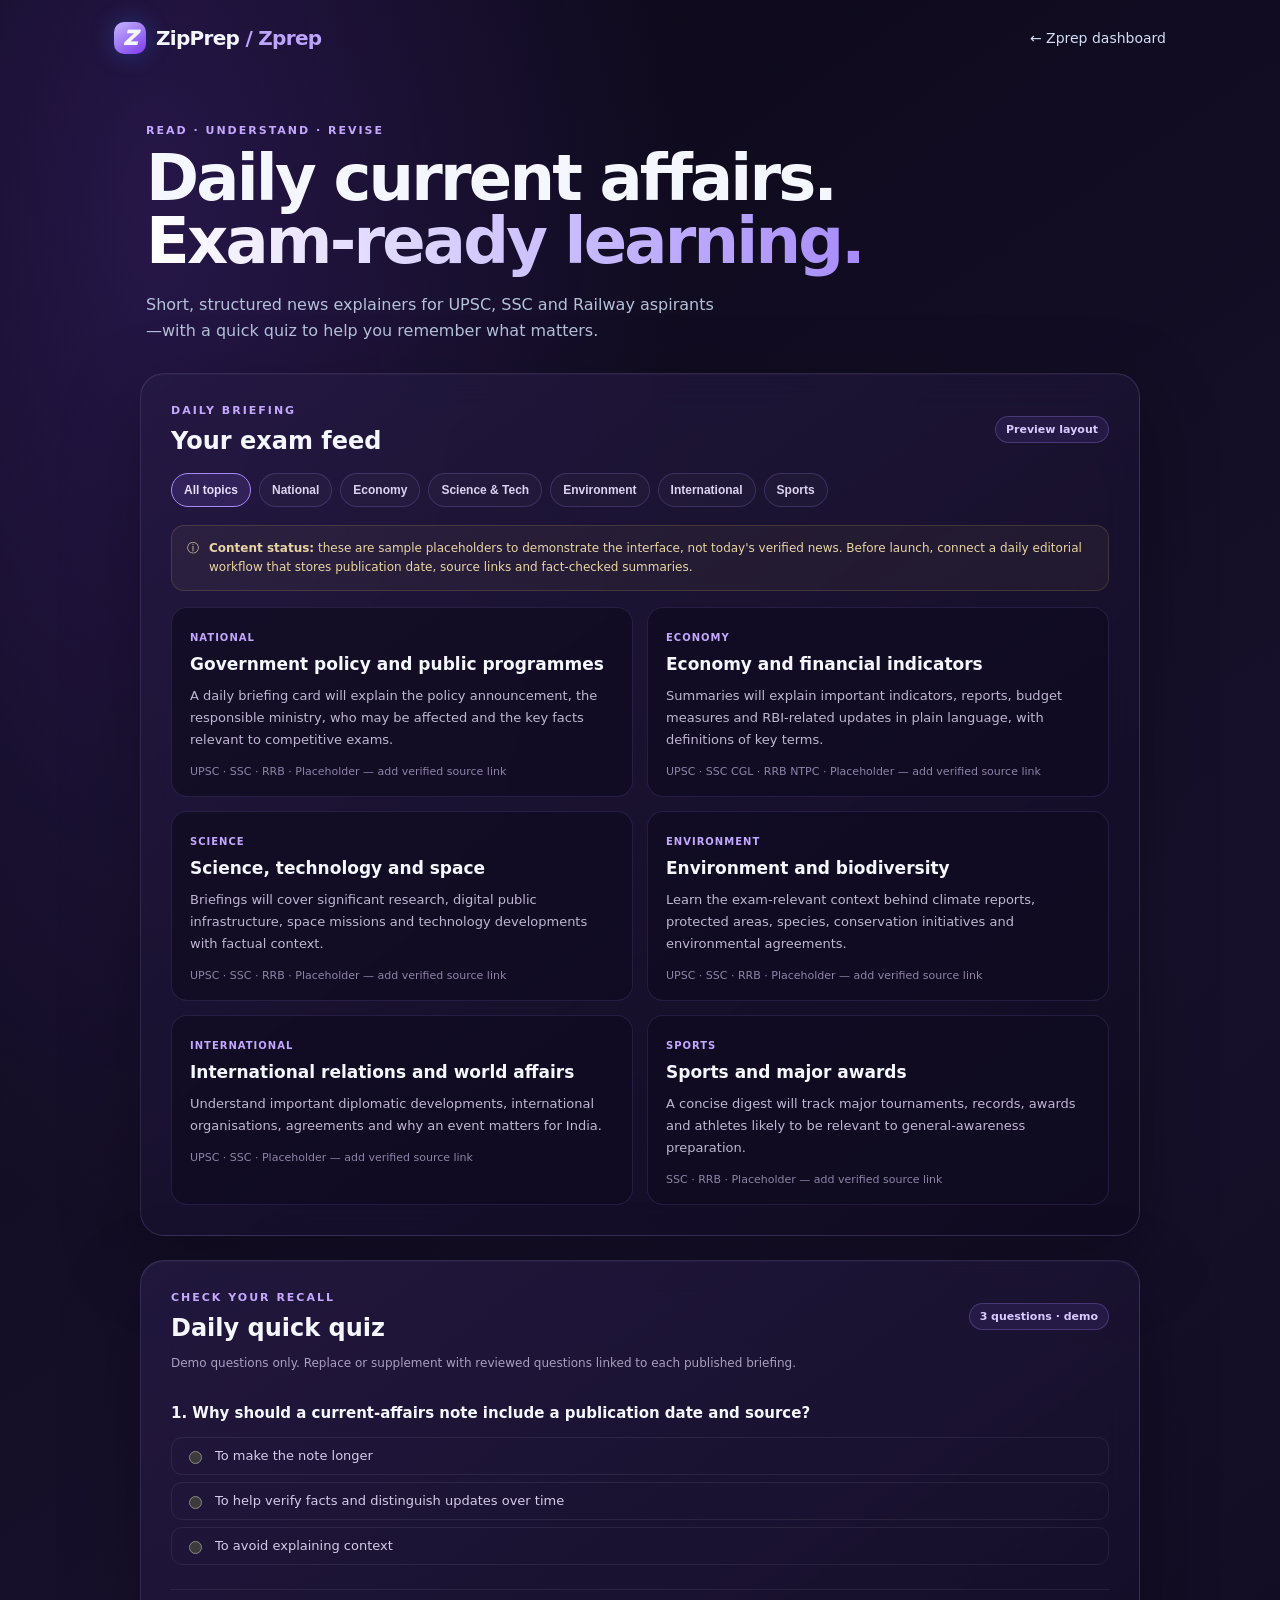
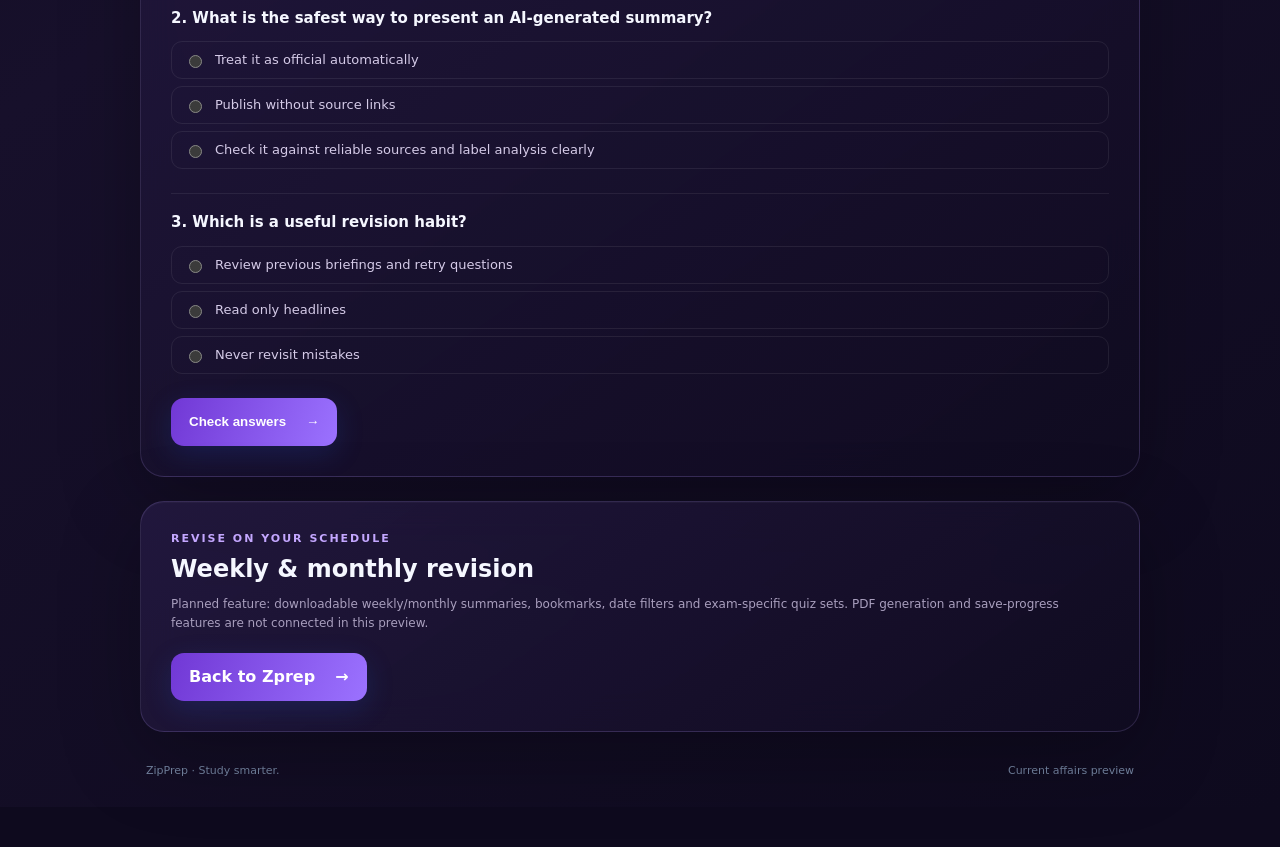
<file: current-affairs.html>
<!doctype html>
<html lang="en"><head><meta charset="utf-8"><meta name="viewport" content="width=device-width,initial-scale=1"><meta name="theme-color" content="#0E0A1E"><title>Daily Current Affairs | Zprep</title><link rel="stylesheet" href="mock-test.css"><style>
:root{--bg:#0e0a1e;--panel:rgba(28,20,54,.78);--line:rgba(190,165,255,.17);--blue:#8b5cf6;--blue2:#c4b5fd}body{background:radial-gradient(ellipse at 12% 8%,rgba(111,61,207,.25),transparent 33%),linear-gradient(145deg,#0b0817,#17102b 52%,#0e0a1e)}.brand-mark{background:linear-gradient(145deg,#c4b5fd,#7c3aed)}.eyebrow{color:#c4a7ff}.intro h1 span{background:linear-gradient(90deg,#fff,#c4b5fd 65%,#a78bfa);background-clip:text;-webkit-background-clip:text;color:transparent}.panel{background:linear-gradient(145deg,rgba(37,26,67,.8),rgba(16,11,32,.9));border-color:var(--line)}.primary-button{background:linear-gradient(110deg,#7138d5,#9b72ff)}.filters{display:flex;gap:8px;flex-wrap:wrap;margin:18px 0}.filters button{border:1px solid #a78bfa35;background:#ffffff06;color:#dcd3f0;border-radius:999px;padding:9px 12px;font-weight:700;font-size:12px;cursor:pointer}.filters button.active{background:#8b5cf626;border-color:#a78bfa;color:#e7ddff}.briefing-grid{display:grid;grid-template-columns:repeat(2,minmax(0,1fr));gap:14px}.brief-card{padding:18px;border-radius:16px;border:1px solid #a78bfa24;background:#100c20b8}.brief-card h3{font-size:17px;line-height:1.4;margin:8px 0}.brief-card p{color:#c0b6d3;font-size:13px;line-height:1.7;margin:0}.category{font-size:10px;font-weight:850;letter-spacing:1px;color:#c4a7ff}.meta{color:#8f83a8;font-size:11px;margin-top:14px}.status{display:flex;gap:10px;align-items:flex-start;padding:13px 15px;border-radius:13px;background:#ffd36a0c;border:1px solid #ffd36a25;color:#e8d5a4;font-size:12px;line-height:1.6}.quiz-q{border-top:1px solid #ffffff12;padding:17px 0}.quiz-q:first-child{border-top:0}.quiz-q h3{font-size:15px;line-height:1.5;margin:0 0 12px}.quiz-q label{display:flex;gap:10px;padding:10px 12px;margin:7px 0;border:1px solid #ffffff13;border-radius:11px;color:#d5cbe8;font-size:13px;cursor:pointer}.quiz-q label:has(input:checked){border-color:#a78bfa;background:#8b5cf618}.answer-note{color:#86efc0;font-size:12px;line-height:1.6;margin-top:10px}.muted{color:#a99fbe;font-size:12px;line-height:1.6}.row{display:flex;align-items:center;justify-content:space-between;gap:12px;flex-wrap:wrap}.pill{border:1px solid #a78bfa44;background:#8b5cf61c;border-radius:99px;padding:6px 10px;color:#d9caff;font-size:11px;font-weight:800}@media(max-width:640px){.briefing-grid{grid-template-columns:1fr}.intro h1{letter-spacing:-1.8px}}
</style></head><body><header class="site-header"><a class="brand" href="index.html"><span class="brand-mark">Z</span><span>ZipPrep <span style="color:#bda4ff">/ Zprep</span></span></a><a class="back-link" href="zprep.html">← Zprep dashboard</a></header>
<main class="app-shell"><section class="intro"><p class="eyebrow">READ · UNDERSTAND · REVISE</p><h1>Daily current affairs.<br><span>Exam-ready learning.</span></h1><p class="intro-copy">Short, structured news explainers for UPSC, SSC and Railway aspirants—with a quick quiz to help you remember what matters.</p></section>
<section class="panel"><div class="row"><div><p class="eyebrow">DAILY BRIEFING</p><h2 style="margin:0">Your exam feed</h2></div><span class="pill">Preview layout</span></div><div class="filters" id="filters"><button class="active" data-filter="All">All topics</button><button data-filter="National">National</button><button data-filter="Economy">Economy</button><button data-filter="Science">Science & Tech</button><button data-filter="Environment">Environment</button><button data-filter="International">International</button><button data-filter="Sports">Sports</button></div><div class="status"><span>ⓘ</span><span><strong>Content status:</strong> these are sample placeholders to demonstrate the interface, not today's verified news. Before launch, connect a daily editorial workflow that stores publication date, source links and fact-checked summaries.</span></div><div class="briefing-grid" id="briefing-grid" style="margin-top:16px"></div></section>
<section class="panel"><div class="row"><div><p class="eyebrow">CHECK YOUR RECALL</p><h2 style="margin:0">Daily quick quiz</h2></div><span class="pill">3 questions · demo</span></div><p class="muted">Demo questions only. Replace or supplement with reviewed questions linked to each published briefing.</p><form id="quiz-form"><div class="quiz-q"><h3>1. Why should a current-affairs note include a publication date and source?</h3><label><input type="radio" name="q1" value="a"> To make the note longer</label><label><input type="radio" name="q1" value="b"> To help verify facts and distinguish updates over time</label><label><input type="radio" name="q1" value="c"> To avoid explaining context</label><p class="answer-note" id="a1" hidden>Correct: a date and source make the information traceable and easier to verify.</p></div><div class="quiz-q"><h3>2. What is the safest way to present an AI-generated summary?</h3><label><input type="radio" name="q2" value="a"> Treat it as official automatically</label><label><input type="radio" name="q2" value="b"> Publish without source links</label><label><input type="radio" name="q2" value="c"> Check it against reliable sources and label analysis clearly</label><p class="answer-note" id="a2" hidden>Correct: verify the claims and clearly separate reported facts from analysis.</p></div><div class="quiz-q"><h3>3. Which is a useful revision habit?</h3><label><input type="radio" name="q3" value="a"> Review previous briefings and retry questions</label><label><input type="radio" name="q3" value="b"> Read only headlines</label><label><input type="radio" name="q3" value="c"> Never revisit mistakes</label><p class="answer-note" id="a3" hidden>Correct: spaced revision and retrying questions improve recall.</p></div><button class="primary-button" type="submit">Check answers <span>→</span></button><p id="quiz-score" class="answer-note" role="status" hidden></p></form></section>
<section class="panel"><p class="eyebrow">REVISE ON YOUR SCHEDULE</p><h2 style="margin:0 0 8px">Weekly & monthly revision</h2><p class="muted">Planned feature: downloadable weekly/monthly summaries, bookmarks, date filters and exam-specific quiz sets. PDF generation and save-progress features are not connected in this preview.</p><a class="primary-button" href="zprep.html" style="display:inline-block;text-decoration:none;margin-top:8px">Back to Zprep <span>→</span></a></section><footer><span>ZipPrep · Study smarter.</span><span>Current affairs preview</span></footer></main>
<script>
const stories=[{cat:'National',title:'Government policy and public programmes',summary:'A daily briefing card will explain the policy announcement, the responsible ministry, who may be affected and the key facts relevant to competitive exams.',exam:'UPSC · SSC · RRB',source:'Placeholder — add verified source link'},{cat:'Economy',title:'Economy and financial indicators',summary:'Summaries will explain important indicators, reports, budget measures and RBI-related updates in plain language, with definitions of key terms.',exam:'UPSC · SSC CGL · RRB NTPC',source:'Placeholder — add verified source link'},{cat:'Science',title:'Science, technology and space',summary:'Briefings will cover significant research, digital public infrastructure, space missions and technology developments with factual context.',exam:'UPSC · SSC · RRB',source:'Placeholder — add verified source link'},{cat:'Environment',title:'Environment and biodiversity',summary:'Learn the exam-relevant context behind climate reports, protected areas, species, conservation initiatives and environmental agreements.',exam:'UPSC · SSC · RRB',source:'Placeholder — add verified source link'},{cat:'International',title:'International relations and world affairs',summary:'Understand important diplomatic developments, international organisations, agreements and why an event matters for India.',exam:'UPSC · SSC',source:'Placeholder — add verified source link'},{cat:'Sports',title:'Sports and major awards',summary:'A concise digest will track major tournaments, records, awards and athletes likely to be relevant to general-awareness preparation.',exam:'SSC · RRB',source:'Placeholder — add verified source link'}];
const grid=document.getElementById('briefing-grid');function render(filter='All'){grid.replaceChildren();stories.filter(s=>filter==='All'||s.cat===filter).forEach(s=>{const card=document.createElement('article');card.className='brief-card';const cat=document.createElement('span');cat.className='category';cat.textContent=s.cat.toUpperCase();const h=document.createElement('h3');h.textContent=s.title;const p=document.createElement('p');p.textContent=s.summary;const meta=document.createElement('div');meta.className='meta';meta.textContent=s.exam+' · '+s.source;card.append(cat,h,p,meta);grid.append(card)})}render();document.querySelectorAll('#filters button').forEach(b=>b.addEventListener('click',()=>{document.querySelectorAll('#filters button').forEach(x=>x.classList.toggle('active',x===b));render(b.dataset.filter)}));document.getElementById('quiz-form').addEventListener('submit',e=>{e.preventDefault();const key={q1:'b',q2:'c',q3:'a'};let score=0;Object.entries(key).forEach(([q,a],i)=>{const chosen=document.querySelector(`input[name="${q}"]:checked`);if(chosen&&chosen.value===a)score++;document.getElementById('a'+(i+1)).hidden=false});const out=document.getElementById('quiz-score');out.hidden=false;out.textContent=`You scored ${score}/3. Review the explanations above.`});
</script></body></html>
</file>
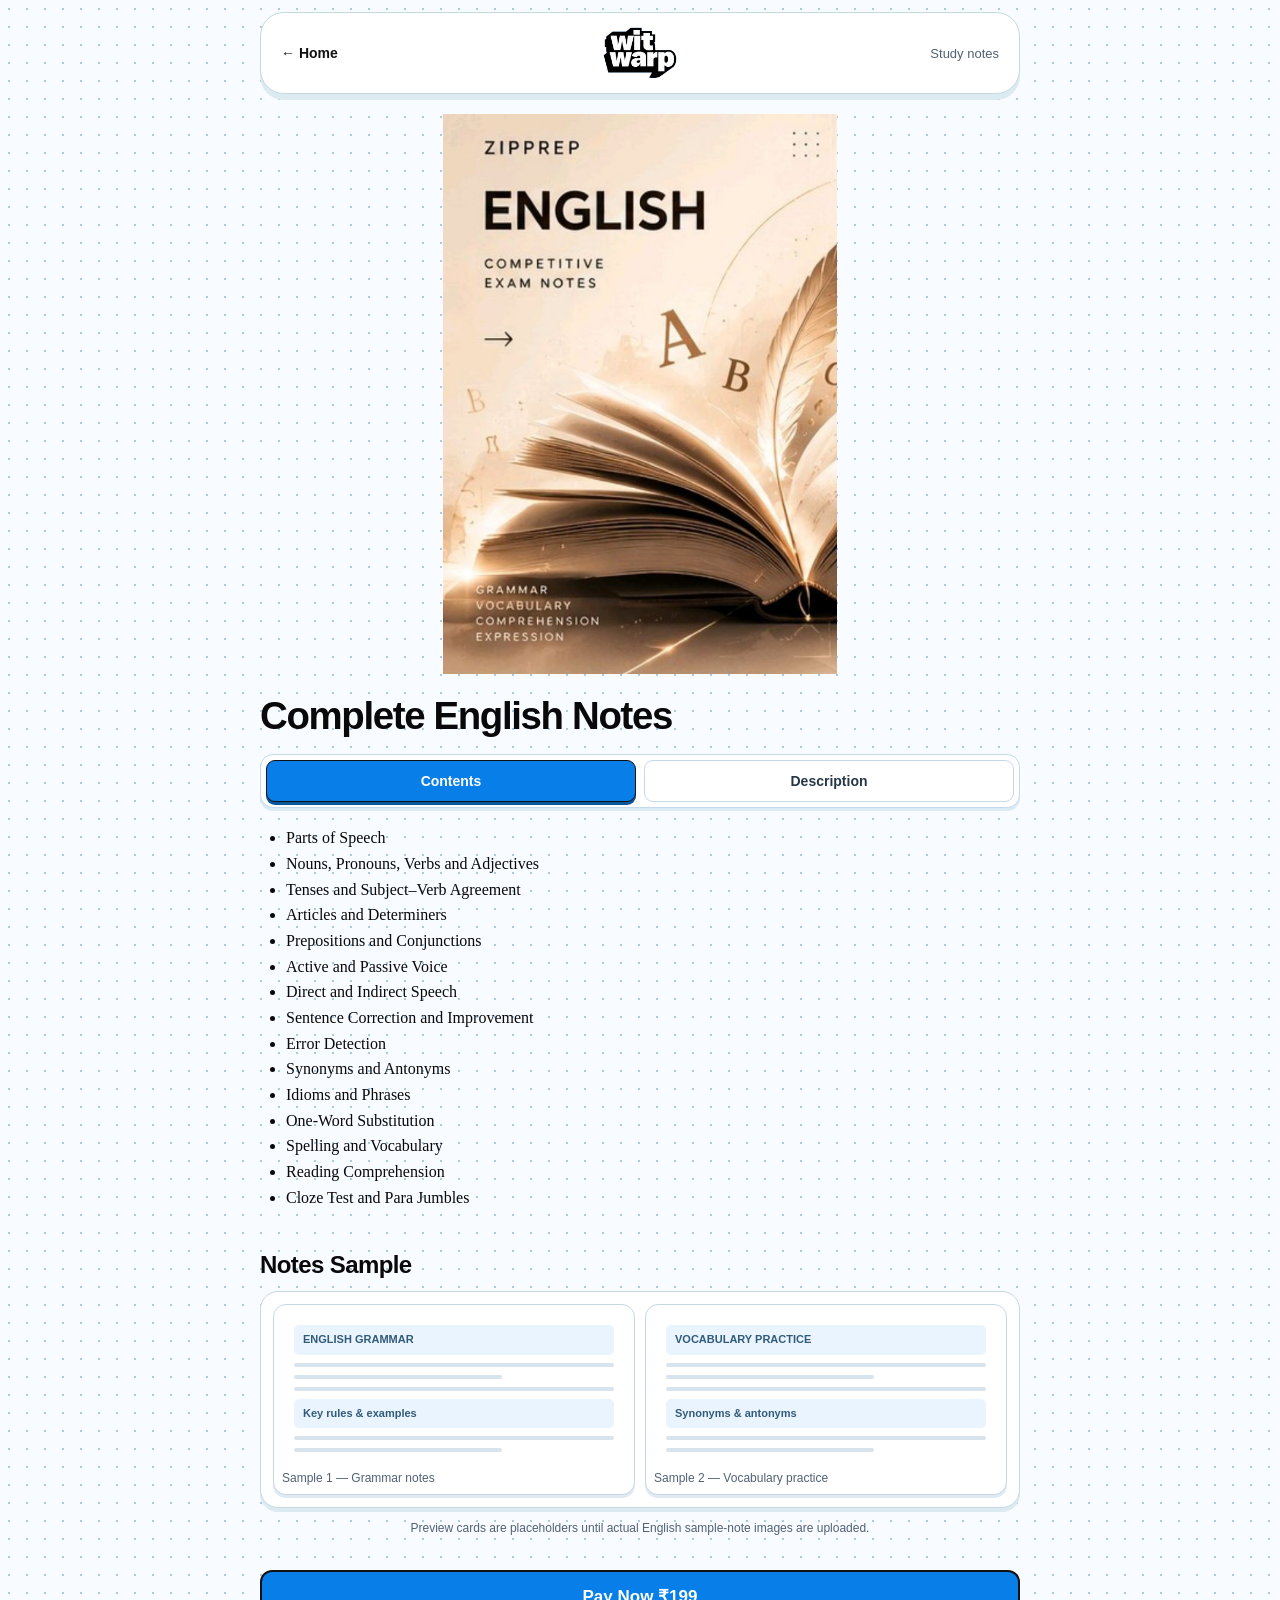
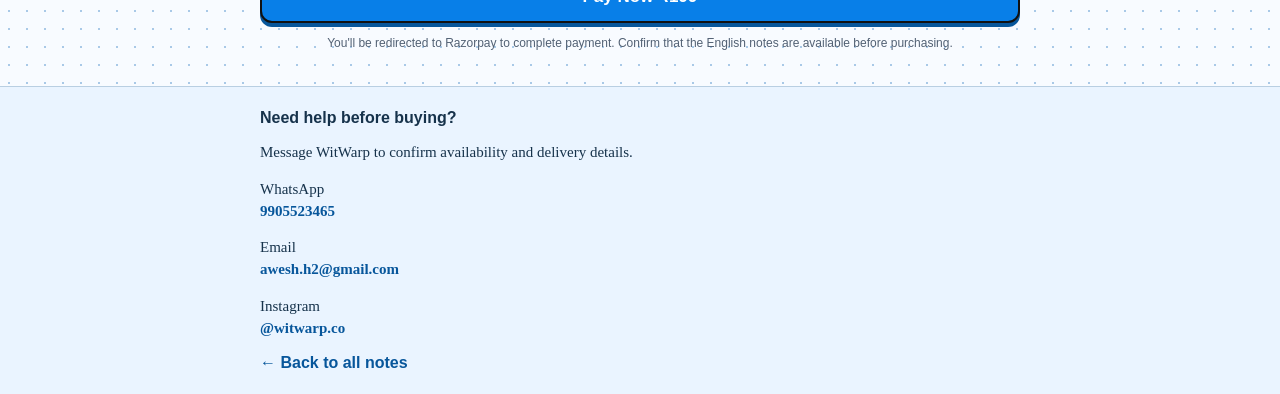
<file: english.html>
<!doctype html>
<html lang="en">
<head>
<meta charset="utf-8">
<meta name="viewport" content="width=device-width, initial-scale=1">
<meta name="description" content="WitWarp English study notes for competitive exams.">
<meta name="theme-color" content="#f8fbff">
<title>Complete English Notes | WitWarp</title>
<style>
:root{--blue:#087fe8;--blue-dark:#07569b;--navy:#111827;--paper:#f8fbff;--muted:#526174;--line:#b9cfe2;--ink:#16324b}
*{box-sizing:border-box}
html{scroll-behavior:smooth;scroll-padding-top:16px}
body{margin:0;color:#090909;font-family:Roboto,Arial,Helvetica,sans-serif;background-color:#f8fbff;background-image:radial-gradient(#a9c9e7 1px,transparent 1px);background-size:18px 18px}
.wrap{width:min(100% - 36px,760px);margin:auto}
.head{width:min(100% - 36px,760px);min-height:78px;margin:12px auto 20px;padding:12px 20px;display:grid;grid-template-columns:1fr auto 1fr;align-items:center;gap:10px;background:#fff;border:1.5px solid #c5d9e2;border-radius:24px;box-shadow:0 6px 0 #dceaf2}
.back{color:#111;text-decoration:none;font-weight:700;font-size:14px;white-space:nowrap}
.brand{display:flex;align-items:center;justify-content:center}.logo{display:block;width:76px;height:56px;object-fit:contain}
.crumb{justify-self:end;margin-left:0;font-size:13px;color:#526174}
.cover-image{display:block;width:min(100%,420px);height:auto;max-height:560px;object-fit:contain;object-position:center;margin:0 auto 22px;border-radius:12px}
.title{font-size:clamp(1.8rem,6vw,2.4rem);line-height:1.05;margin:0 0 18px;letter-spacing:-.035em}
.toggle-row{display:grid;grid-template-columns:1fr 1fr;gap:8px;margin-bottom:18px;padding:5px;background:#fff;border:1.5px solid #c5d9ea;border-radius:13px;box-shadow:0 3px 0 #dceaf5}
.toggle{min-width:0;border:1.5px solid #c5d9ea;border-radius:9px;background:#fff;color:#263747;padding:12px 8px;font-weight:800;font-size:14px;cursor:pointer}
.toggle[aria-expanded="true"]{background:var(--blue);color:#fff;border-color:#111;box-shadow:0 3px 0 #07569b}
.panel{padding:0 5px 16px;font:16px/1.48 Georgia,serif}
.panel[hidden]{display:none}
.panel ul{padding-left:21px;margin:0}
.panel li{margin:2px 0}
.panel p{margin:0 0 12px}
.sample{margin:24px 0 24px}
.sample h2{font-size:24px;margin:0 0 12px;letter-spacing:-.025em}
.sample-intro{font-size:13px;color:#526174;margin:0 0 10px}
.sample-shell{padding:12px;background:#fff;border:1.5px solid #c5d9e2;border-radius:18px;box-shadow:0 4px 0 #dceaf2}
.sample-grid{display:grid;grid-template-columns:repeat(2,minmax(0,1fr));gap:10px}
.sample-card{min-width:0;padding:8px;background:#fff;border:1.5px solid #c5d9e2;border-radius:13px;box-shadow:0 3px 0 #e0eaf2}
.sample-card img{display:block;width:100%;aspect-ratio:4/3;object-fit:cover;background:#fff;border:1.5px solid #b9cfe2;border-radius:9px}
.sample-caption{font-size:12px;line-height:1.35;color:#526174;margin:6px 0 0}
.sample-placeholder{min-height:130px;display:flex;flex-direction:column;gap:8px;align-items:stretch;justify-content:center;text-align:left;padding:12px;background:#fff;border:0;border-radius:7px;color:#526174;font-size:13px;line-height:1.4}
.sample-placeholder .placeholder-heading{display:block;padding:7px 9px;background:#eaf4ff;border-radius:5px;color:#315b7a;font-size:11px;font-weight:800}
.sample-placeholder .placeholder-lines{display:block;height:4px;border-radius:5px;background:#d7e3ed}
.sample-placeholder .placeholder-lines.short{width:65%}
.pay{display:flex;justify-content:center;padding:8px 0 34px}
.pay a{display:block;width:100%;background:var(--blue);color:#fff;text-decoration:none;text-align:center;font-weight:800;font-size:17px;padding:14px 16px;border:2px solid #111;border-radius:12px;box-shadow:0 4px 0 #07569b}
.note{font:12px/1.45 Arial,sans-serif;color:#526174;margin:12px 0 0;text-align:center}
.foot{background:#eaf4ff;color:#16324b;padding:22px 0;border-top:1.5px solid #b9cfe2}
.foot p{font:15px/1.45 Georgia,serif}
.foot a{color:#07569b;font-weight:700;text-decoration:none;overflow-wrap:anywhere}
@media(max-width:360px){.head{padding:10px 12px}.back,.crumb{font-size:12px}.logo{width:64px;height:48px}}\n@media(min-width:560px){.cover-image{width:min(100%,390px);max-height:560px}.sample-grid{gap:14px}.sample-placeholder{min-height:180px}}
</style>
</head>
<body>
<header class="wrap head">
<a href="./index.html" class="back">← Home</a>
<a class="brand" href="./index.html" aria-label="WitWarp homepage"><img class="logo" src="./witwarp-logo.png" alt="WitWarp"></a>
<span class="crumb">Study notes</span>
</header>
<main class="wrap">
<img class="cover-image" src="./english-cover.png" alt="WitWarp English Notes cover">
<h1 class="title">Complete English Notes</h1>
<div class="toggle-row">
<button class="toggle" id="contents-btn" aria-expanded="true" aria-controls="contents-panel">Contents</button>
<button class="toggle" id="description-btn" aria-expanded="false" aria-controls="description-panel">Description</button>
</div>
<section id="contents-panel" class="panel">
<ul>
<li>Parts of Speech</li>
<li>Nouns, Pronouns, Verbs and Adjectives</li>
<li>Tenses and Subject–Verb Agreement</li>
<li>Articles and Determiners</li>
<li>Prepositions and Conjunctions</li>
<li>Active and Passive Voice</li>
<li>Direct and Indirect Speech</li>
<li>Sentence Correction and Improvement</li>
<li>Error Detection</li>
<li>Synonyms and Antonyms</li>
<li>Idioms and Phrases</li>
<li>One-Word Substitution</li>
<li>Spelling and Vocabulary</li>
<li>Reading Comprehension</li>
<li>Cloze Test and Para Jumbles</li>
</ul>
</section>
<section id="description-panel" class="panel" hidden>
<p><strong>English — Exam-Focused Study Notes</strong></p>
<p>A planned topic-wise English study section for grammar, vocabulary, sentence usage, and reading-based questions commonly found in competitive examinations.</p>
<p>The topics listed here are a page outline. Individual lessons, worked examples, and complete downloadable notes should be added as they become available.</p>
<p><strong>Suitable for:</strong> SSC, Railway, CDS, and other competitive-exam preparation.</p>
</section>
<section class="sample">
<h2>Notes Sample</h2>
<div class="sample-shell">
  <div class="sample-grid">
    <div class="sample-card">
      <div class="sample-placeholder" aria-label="English grammar sample preview">
        <span class="placeholder-heading">ENGLISH GRAMMAR</span>
        <span class="placeholder-lines"></span>
        <span class="placeholder-lines short"></span>
        <span class="placeholder-lines"></span>
        <span class="placeholder-heading">Key rules &amp; examples</span>
        <span class="placeholder-lines"></span>
        <span class="placeholder-lines short"></span>
      </div>
      <p class="sample-caption">Sample 1 — Grammar notes</p>
    </div>
    <div class="sample-card">
      <div class="sample-placeholder" aria-label="Vocabulary practice sample preview">
        <span class="placeholder-heading">VOCABULARY PRACTICE</span>
        <span class="placeholder-lines"></span>
        <span class="placeholder-lines short"></span>
        <span class="placeholder-lines"></span>
        <span class="placeholder-heading">Synonyms &amp; antonyms</span>
        <span class="placeholder-lines"></span>
        <span class="placeholder-lines short"></span>
      </div>
      <p class="sample-caption">Sample 2 — Vocabulary practice</p>
    </div>
  </div>
</div>
<p class="note">Preview cards are placeholders until actual English sample-note images are uploaded.</p>
</section>
<div class="pay">
<div style="width:100%">
<a href="https://rzp.io/rzp/XlVAPZf" target="_blank" rel="noopener">Pay Now ₹199</a>
<p class="note">You'll be redirected to Razorpay to complete payment. Confirm that the English notes are available before purchasing.</p>
</div>
</div>
</main>
<footer class="foot"><div class="wrap">
<strong>Need help before buying?</strong>
<p>Message WitWarp to confirm availability and delivery details.</p>
<p>WhatsApp<br><a href="https://wa.me/919905523465">9905523465</a></p>
<p>Email<br><a href="mailto:awesh.h2@gmail.com">awesh.h2@gmail.com</a></p>
<p>Instagram<br><a href="https://instagram.com/witwarp.co">@witwarp.co</a></p>
<a href="./index.html#notes">← Back to all notes</a>
</div></footer>
<script>
const contentsBtn=document.getElementById('contents-btn');
const descriptionBtn=document.getElementById('description-btn');
const contentsPanel=document.getElementById('contents-panel');
const descriptionPanel=document.getElementById('description-panel');
function showPanel(showContents){
  contentsPanel.hidden=!showContents;
  descriptionPanel.hidden=showContents;
  contentsBtn.setAttribute('aria-expanded',String(showContents));
  descriptionBtn.setAttribute('aria-expanded',String(!showContents));
}
contentsBtn.addEventListener('click',()=>showPanel(true));
descriptionBtn.addEventListener('click',()=>showPanel(false));
</script>
</body>
</html>
</file>
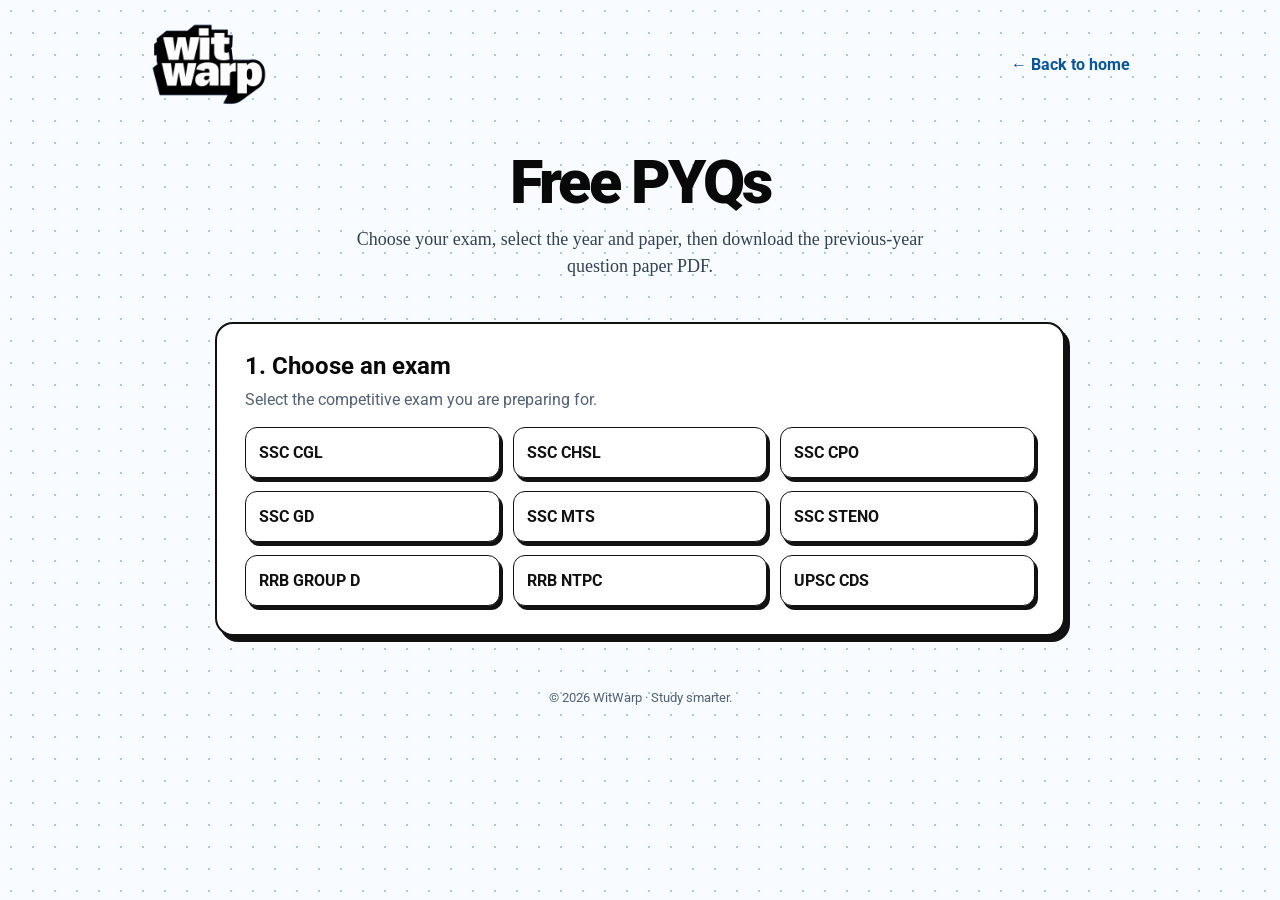
<file: free-pyqs.html>
<!doctype html>
<html lang="en">
<head>
<meta charset="utf-8">
<meta name="viewport" content="width=device-width, initial-scale=1">
<meta name="description" content="Free previous-year question papers for competitive exams from WitWarp.">
<title>Free PYQs — WitWarp</title>
<link rel="preconnect" href="https://fonts.googleapis.com">
<link rel="preconnect" href="https://fonts.gstatic.com" crossorigin>
<link href="https://fonts.googleapis.com/css2?family=Roboto:wght@400;500;600;700;800&display=swap" rel="stylesheet">
<style>
:root{--blue:#087fe8;--blue-dark:#07569b;--blue-light:#eaf4ff;--line:#b9cfe2;--ink:#16324b}
*{box-sizing:border-box}
html{scroll-behavior:smooth}
body{margin:0;background-color:#f8fbff;background-image:radial-gradient(#a9c9e7 1px,transparent 1px);background-size:22px 22px;color:#090909;font-family:Roboto,Arial,sans-serif}
.wrap{width:min(100% - 36px,980px);margin:auto}
header{padding:22px 0 12px;display:flex;justify-content:space-between;align-items:center;gap:16px}
.brand{display:block;flex:0 0 auto;text-decoration:none;background:none;padding:0;border:0;border-radius:0;line-height:normal;color:inherit}.brand img{display:block;width:118px;height:auto;max-width:100%;object-fit:contain}
.back{color:#07569b;font-weight:700;text-decoration:none}
.hero{text-align:center;padding:34px 0 20px}
h1{font-size:clamp(2.2rem,7vw,3.8rem);letter-spacing:-.045em;line-height:1;margin:0 0 12px;font-weight:900}
.intro{font:18px/1.5 Georgia,serif;color:#334155;max-width:620px;margin:0 auto}
.panel{background:#fff;border:2px solid #111;border-radius:18px;box-shadow:5px 6px 0 #111;padding:20px;margin:22px auto 36px;max-width:850px}
.panel h2{margin:0 0 8px;font-size:24px}
.hint{margin:0 0 16px;color:#526174;line-height:1.45}
.grid{display:grid;grid-template-columns:repeat(2,minmax(0,1fr));gap:13px}
.exam,.choice{appearance:none;text-align:left;width:100%;padding:15px 13px;border:1.5px solid #111;border-radius:12px;background:#fff;box-shadow:3px 4px 0 #111;font:700 16px Roboto,Arial,sans-serif;cursor:pointer;transition:transform .15s,background .15s;color:#111}
.exam:hover,.choice:hover{transform:translateY(-2px);background:#eaf4ff}
.exam.active,.choice.active{background:#087fe8;color:#fff;box-shadow:3px 4px 0 #07569b}
.selection{margin-top:26px;padding-top:22px;border-top:1.5px solid #d4e3f0}
.hidden{display:none!important}
.options{display:grid;grid-template-columns:repeat(3,minmax(0,1fr));gap:10px;margin-top:14px}
.year{min-width:0;text-align:center}
.paper-options{grid-template-columns:repeat(2,minmax(0,1fr))}
.download-card{margin-top:18px;padding:18px;border:1.5px solid #b9cfe2;border-radius:12px;background:#f8fbff}
.download-card h3{margin:0 0 6px;font-size:19px}
.download-card p{margin:0 0 14px;color:#526174;line-height:1.5}
.download{display:inline-flex;align-items:center;justify-content:center;min-height:44px;padding:11px 16px;border-radius:10px;background:#087fe8;color:#fff;text-decoration:none;font-weight:800;border:1.5px solid #07569b;box-shadow:0 3px 0 #07569b}
.notice{padding:12px 14px;border-radius:10px;background:#fff3cd;color:#684d03;line-height:1.5}
footer{text-align:center;color:#526174;font-size:13px;padding:18px 0 30px}
@media(min-width:650px){.grid{grid-template-columns:repeat(3,minmax(0,1fr))}.panel{padding:28px}.options{grid-template-columns:repeat(6,minmax(0,1fr))}}
@media(max-width:380px){.grid{grid-template-columns:1fr}.options{grid-template-columns:repeat(2,minmax(0,1fr))}}
</style>
</head>
<body>
<header class="wrap"><a class="brand" href="index.html" aria-label="WitWarp home"><img src="./witwarp-logo.png" alt="WitWarp"></a><a class="back" href="index.html">← Back to home</a></header>
<main class="wrap">
<section class="hero"><h1>Free PYQs</h1><p class="intro">Choose your exam, select the year and paper, then download the previous-year question paper PDF.</p></section>
<section class="panel" aria-labelledby="exam-heading">
<h2 id="exam-heading">1. Choose an exam</h2><p class="hint">Select the competitive exam you are preparing for.</p>
<div class="grid" id="exam-list"></div>
<div id="year-section" class="selection hidden"><h2>2. Select year</h2><p class="hint">Choose the year of the question paper.</p><div id="year-list" class="options"></div></div>
<div id="paper-section" class="selection hidden"><h2>3. Select paper or tier</h2><p class="hint">Choose the relevant paper for your exam and year.</p><div id="paper-list" class="options paper-options"></div></div>
<div id="download-section" class="selection hidden"><h2>4. Download PYQ</h2><div id="download-result"></div></div>
</section>
</main>
<footer class="wrap">© <span id="year-now"></span> WitWarp · Study smarter.</footer>
<script>
const examSpecs = {"SSC CGL": ["Tier I", "Tier II"], "SSC CHSL": ["Tier I", "Tier II"], "SSC CPO": ["Paper I", "Paper II"], "SSC GD": ["Written Exam (CBT)"], "SSC MTS": ["Written Exam (CBT)"], "SSC STENO": ["Written Exam (CBT)"], "RRB GROUP D": ["Written Exam (CBT)"], "RRB NTPC": ["CBT 1", "CBT 2"], "UPSC CDS": ["Written Examination"]};
const years = [2020,2021,2022,2023,2024,2025];
// Add each PDF's path below once the file is uploaded to your GitHub repository.
// Expected path format: pyqs/<exam-slug>/<year>/<paper-slug>.pdf
// Example: "ssc-cgl/2025/tier-i.pdf": "pyqs/ssc-cgl/2025/tier-i.pdf"
const pdfFiles = {
};
const slug = value => value.toLowerCase().replace(/[^a-z0-9]+/g,"-").replace(/^-|-$/g,"");
const examList = document.getElementById("exam-list");
const yearSection = document.getElementById("year-section");
const yearList = document.getElementById("year-list");
const paperSection = document.getElementById("paper-section");
const paperList = document.getElementById("paper-list");
const downloadSection = document.getElementById("download-section");
const downloadResult = document.getElementById("download-result");
let selectedExam = "", selectedYear = "", selectedPaper = "";
document.getElementById("year-now").textContent = new Date().getFullYear();
function makeButton(text, className, handler){
 const b=document.createElement("button"); b.type="button"; b.className=className; b.textContent=text; b.addEventListener("click",handler); return b;
}
function resetAfterExam(){selectedYear="";selectedPaper="";yearSection.classList.add("hidden");paperSection.classList.add("hidden");downloadSection.classList.add("hidden");}
Object.keys(examSpecs).forEach(exam=>{
 const b=makeButton(exam,"exam",()=>{
  selectedExam=exam;resetAfterExam();
  examList.querySelectorAll("button").forEach(x=>x.classList.toggle("active",x===b));
  yearSection.classList.remove("hidden");yearList.replaceChildren();
  years.forEach(year=>yearList.appendChild(makeButton(String(year),"choice year",()=>{
   selectedYear=String(year);selectedPaper="";paperSection.classList.remove("hidden");downloadSection.classList.add("hidden");
   yearList.querySelectorAll("button").forEach(x=>x.classList.toggle("active",x.textContent===String(year)));
   paperList.replaceChildren();
   examSpecs[selectedExam].forEach(paper=>paperList.appendChild(makeButton(paper,"choice",()=>{
    selectedPaper=paper;
    paperList.querySelectorAll("button").forEach(x=>x.classList.toggle("active",x.textContent===paper));
    showDownload();
   })));
   paperSection.scrollIntoView({behavior:"smooth",block:"nearest"});
  })));
  yearSection.scrollIntoView({behavior:"smooth",block:"nearest"});
 });
 examList.appendChild(b);
});
function showDownload(){
 downloadSection.classList.remove("hidden");
 const key=`${slug(selectedExam)}/${selectedYear}/${slug(selectedPaper)}.pdf`;
 const path=pdfFiles[key];
 downloadResult.replaceChildren();
 const card=document.createElement("div");card.className="download-card";
 const h=document.createElement("h3");h.textContent=`${selectedExam} · ${selectedYear} · ${selectedPaper}`;
 const p=document.createElement("p");p.textContent="Your selected previous-year question paper.";
 card.append(h,p);
 if(path){
  const a=document.createElement("a");a.className="download";a.href=path;a.download="";a.textContent="Download PDF";card.appendChild(a);
 }else{
  const note=document.createElement("div");note.className="notice";note.textContent="This PDF has not been uploaded yet. Add the paper PDF to your website repository and register its file path in the pdfFiles list to enable downloads.";card.appendChild(note);
 }
 downloadResult.appendChild(card);
 downloadSection.scrollIntoView({behavior:"smooth",block:"nearest"});
}
</script>
</body>
</html>
</file>
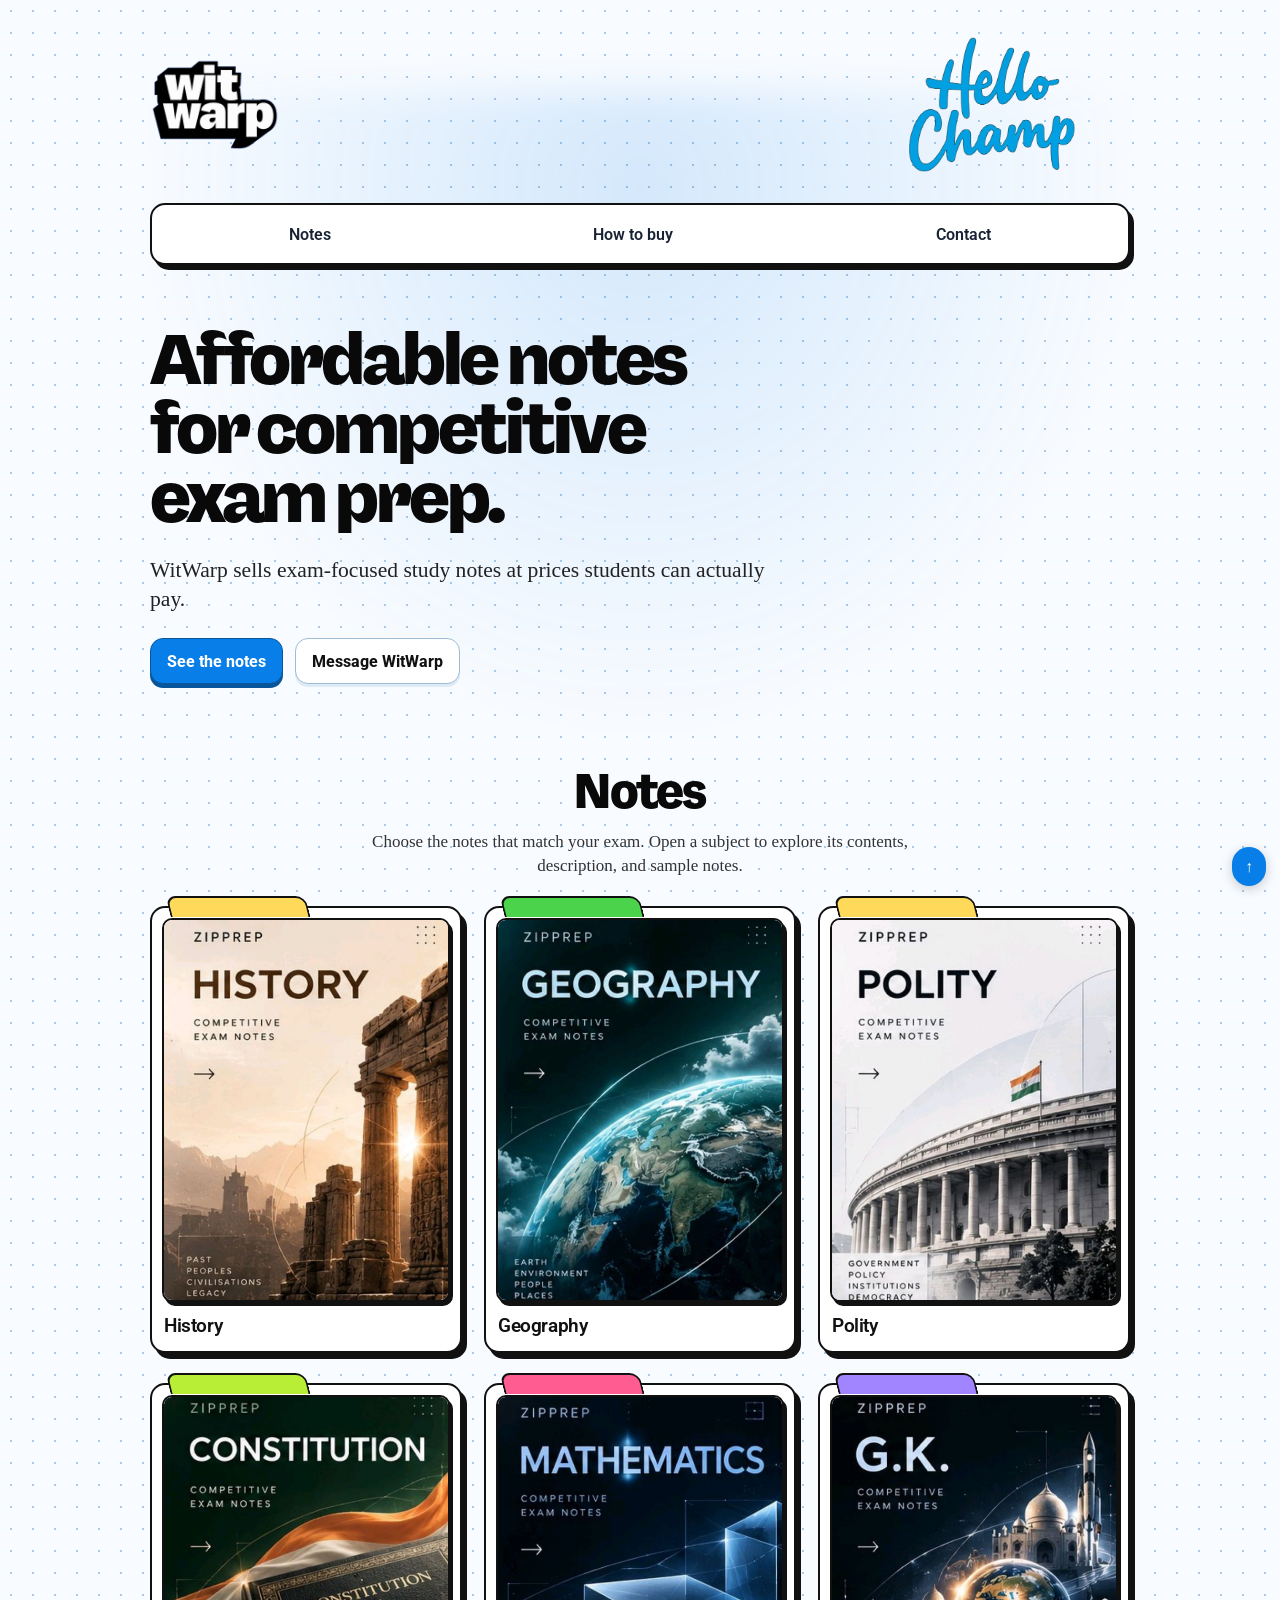
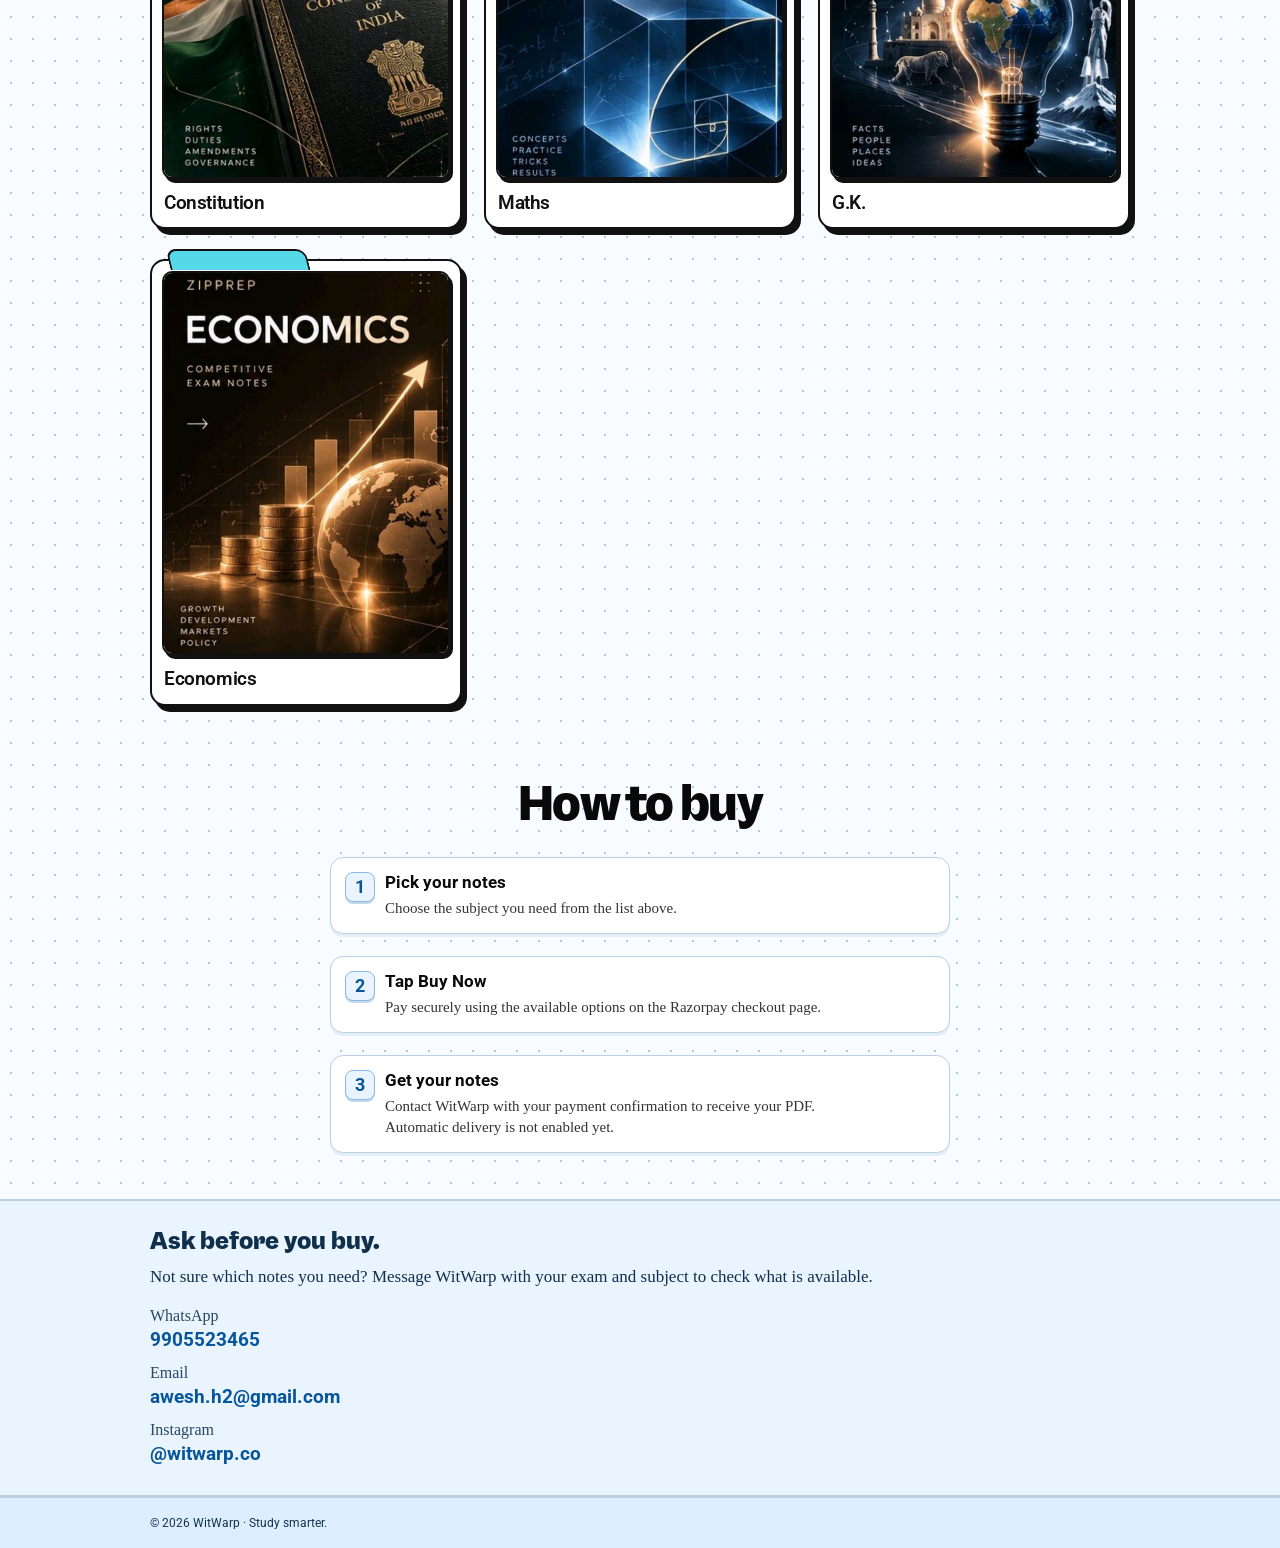
<file: index-1.html>
<!doctype html>
<html lang="en">
<head>
<meta charset="utf-8">
<meta name="viewport" content="width=device-width, initial-scale=1">
<meta name="description" content="WitWarp exam-focused study notes for competitive exams.">
<title>WitWarp — Study Notes</title>
<link rel="preconnect" href="https://fonts.googleapis.com">
<link rel="preconnect" href="https://fonts.gstatic.com" crossorigin>
<link href="https://fonts.googleapis.com/css2?family=Roboto:wght@400;500;600;700;800&display=swap" rel="stylesheet">
<style>
:root{--blue:#087fe8;--blue-dark:#07569b;--blue-light:#eaf4ff;--navy:#111827;--paper:#fff;--muted:#526174;--line:#b9cfe2;--ink:#16324b}
*{box-sizing:border-box}
html{scroll-behavior:smooth;scroll-padding-top:18px}
body{margin:0;background-color:#f8fbff;background-image:radial-gradient(#a9c9e7 1px,transparent 1px);background-size:22px 22px;color:#090909;font-family:Roboto,Arial,Helvetica,sans-serif;overflow-x:hidden}
body::before{content:"";position:absolute;z-index:-1;top:90px;left:50%;transform:translateX(-50%);width:min(1000px,120vw);height:650px;pointer-events:none;background:radial-gradient(ellipse at 50% 15%,rgba(8,127,232,.15),transparent 70%);filter:blur(18px)}
.wrap{width:min(100% - 36px,980px);margin:auto}
.top{display:flex;flex-direction:column;align-items:stretch;justify-content:flex-start;padding:14px 0 24px;gap:12px;animation:fadeDown .65s ease both}
.top-row{display:flex;align-items:center;justify-content:space-between;gap:12px;min-height:128px;padding:8px 12px;background:rgba(255,255,255,.94);border:1.5px solid #c5d9ea;border-radius:22px;box-shadow:0 4px 0 rgba(7,86,155,.08),0 10px 24px rgba(7,86,155,.06);overflow:hidden}
.header-mascot{display:block;width:clamp(170px,44vw,250px);max-width:52%;height:108px;object-fit:contain;object-position:center;flex:0 1 auto;margin-right:0;background:transparent}
.brand{flex:0 0 auto;display:flex;align-items:center;justify-content:flex-start;min-height:60px;text-decoration:none}
.brand img{display:block;width:90px;height:64px;object-fit:contain;object-position:left center}
.nav{width:100%;display:flex;justify-content:space-around;gap:8px;align-items:center;padding:13px 12px;background:#fff;border:1.5px solid #c5d9ea;border-radius:15px;box-shadow:0 4px 0 rgba(7,86,155,.08),0 8px 18px rgba(7,86,155,.05)}
.nav a{font-family:Roboto,Arial,sans-serif;font-weight:600;color:#172334;text-decoration:none;font-size:clamp(13px,3.3vw,16px);white-space:nowrap;transition:color .18s ease}
.nav a:hover{color:var(--blue)}
.nav a:focus-visible{outline:2px solid var(--blue);outline-offset:4px;border-radius:4px}
.hero{padding:14px 0 56px;animation:heroReveal .8s .08s cubic-bezier(.2,.7,.2,1) both}.hero-layout{display:grid;grid-template-columns:minmax(0,1fr);gap:8px}
.hero h1{font-size:clamp(2.25rem,8vw,4.4rem);line-height:.98;letter-spacing:-.045em;max-width:760px;margin:8px 0 24px}
.hero p{font:clamp(1.05rem,4vw,1.35rem)/1.35 Georgia,serif;color:#222;max-width:620px;margin:0 0 24px}
.actions{display:flex;flex-direction:column;align-items:flex-start;gap:12px}
.btn{display:inline-flex;transition:transform .22s ease,box-shadow .22s ease,background .22s ease;align-items:center;justify-content:center;min-height:46px;padding:12px 16px;border:1.5px solid #9ebbd5;border-radius:13px;font-weight:750;font-size:16px;text-decoration:none;color:#111;background:#fff;box-shadow:0 3px 0 rgba(7,86,155,.1)}
.btn.primary{background:var(--blue);color:#fff;border-color:#07569b;box-shadow:0 4px 0 #07569b}
.btn.yellow{background:var(--blue-light);border-color:var(--blue-light);color:var(--blue-dark)}
.section{padding:22px 0 46px}
.section h2{text-align:center;font-size:clamp(2rem,6vw,3rem);margin:0 0 10px;letter-spacing:-.035em}
.intro{font:17px/1.4 Georgia,serif;text-align:center;color:#333;max-width:560px;margin:0 auto 28px}
.grid{display:grid;grid-template-columns:repeat(2,minmax(0,1fr));gap:28px 18px;align-items:start}
.subject{position:relative;color:#111;text-decoration:none;text-align:left;display:block;background:#fff;border:2px solid #111;border-radius:16px;padding:10px 10px 13px;box-shadow:5px 6px 0 #111;overflow:visible;transition:transform .2s ease,box-shadow .2s ease,opacity .6s ease;opacity:1;transform:translateY(0)}
.subject::before{content:"";position:absolute;z-index:0;left:16px;top:-12px;width:44%;height:19px;background:var(--tab-color,#087fe8);border:2px solid #111;border-bottom:0;border-radius:10px 10px 0 0;transform:skewX(14deg)}
.subject:nth-child(1){--tab-color:#ffd95a}.subject:nth-child(2){--tab-color:#4bd34b}.subject:nth-child(3){--tab-color:#ffd95a}.subject:nth-child(4){--tab-color:#b9ee36}.subject:nth-child(5){--tab-color:#ff5c91}.subject:nth-child(6){--tab-color:#a184ff}.subject:nth-child(7){--tab-color:#55d8e8}
.cover{height:auto;aspect-ratio:1.04/1;border-radius:12px;background:linear-gradient(145deg,#111827,#050505);display:flex;flex-direction:column;justify-content:space-between;text-align:left;padding:17px;color:#fff;overflow:hidden;box-shadow:0 2px 4px #00000018;transition:transform .15s}
.subject:hover .cover{transform:translateY(-2px)}
/* Hide cards for scroll-reveal only after JavaScript confirms it is running. */
.js-ready .subject:not(.in-view){opacity:0;transform:translateY(18px)}
.subject.in-view{opacity:1;transform:translateY(0)}
.cover.image-cover{z-index:1;display:block;position:relative;padding:0;aspect-ratio:3/4;background:#fff;border:2px solid #111;border-radius:10px;box-shadow:3px 4px 0 #111;isolation:isolate;transition:transform .2s ease,box-shadow .2s ease}
.cover.image-cover img{display:block;width:100%;height:100%;object-fit:cover;border-radius:7px}
.cover.image-cover::after{content:none}
.subject:hover .cover.image-cover{box-shadow:3px 4px 0 #111}.subject:hover{transform:translateY(-2px);box-shadow:7px 8px 0 #111}
.subject-label{position:relative;z-index:1;display:block;margin:13px 2px 0;font-family:Roboto,Arial,sans-serif;font-size:clamp(15px,3.8vw,19px);font-weight:600;line-height:1.2;letter-spacing:-.02em;color:#111}
.steps{max-width:620px;margin:25px auto 0;display:grid;gap:22px}
.step{display:grid;grid-template-columns:30px 1fr;gap:10px;padding:14px;background:#fff;border:1.5px solid #b9cfe2;border-radius:13px;box-shadow:0 3px 0 rgba(7,86,155,.08)}
.num{background:var(--blue-light);color:var(--blue-dark);border:1.5px solid #8bb9df;border-radius:8px;font-weight:bold;text-align:center;padding:3px 0;height:30px;font-size:18px;box-shadow:0 2px 0 #c3d8eb}
.step h3{margin:0 0 6px;font-size:17px}
.step p{margin:0;font:15px/1.4 Georgia,serif;color:#333}
.contact{background:#eaf4ff;color:#102f4b;padding:25px 0 30px;border-top:2px solid #b9cfe2;border-bottom:2px solid #b9cfe2}
.contact h2{text-align:left;font-size:24px;margin:0 0 10px}
.contact p{font:17px/1.4 Georgia,serif;margin:0 0 18px}
.contact a{color:#07569b;font-weight:bold;text-decoration:none;font-size:19px;overflow-wrap:anywhere}
.contact .label{display:block;font:16px Georgia,serif;color:#284761;margin:13px 0 3px}
.footer{padding:18px 0;background:#dceeff;color:#16324b;font-size:12px;border-top:1.5px solid #b9cfe2}
.toplink{position:fixed;right:14px;bottom:14px;background:var(--blue);color:#fff;border-radius:100px;padding:10px 13px;text-decoration:none;box-shadow:0 3px 12px #0003;transition:transform .2s ease,box-shadow .2s ease}.toplink:hover{transform:translateY(-3px);box-shadow:0 8px 20px #087fe844}
@keyframes fadeDown{from{opacity:0;transform:translateY(-12px)}to{opacity:1;transform:translateY(0)}}
@keyframes heroReveal{from{opacity:0;transform:translateY(22px)}to{opacity:1;transform:translateY(0)}}
@keyframes glowBreath{from{opacity:.55;transform:translateX(-50%) scale(.96)}to{opacity:1;transform:translateX(-50%) scale(1.04)}}
@keyframes buttonGlow{0%,100%{background-position:0% 50%;box-shadow:0 5px 14px #087fe82b}50%{background-position:100% 50%;box-shadow:0 7px 22px #087fe844}}
@media(prefers-reduced-motion:reduce){*,*::before,*::after{animation-duration:.01ms!important;animation-iteration-count:1!important;scroll-behavior:auto!important;transition-duration:.01ms!important}.subject{opacity:1;transform:none}}
@media(max-width:420px){.top{gap:10px}.top-row{min-height:118px;gap:5px;padding:7px 8px}.brand img{width:88px!important;height:62px!important}.header-mascot{width:clamp(180px,55vw,230px);max-width:62%;height:126px;object-fit:cover;object-position:84% 50%;margin-right:-7px}.nav{gap:4px;padding:12px 8px}.nav a{font-size:13px}}
@media(min-width:700px){.top{padding-top:18px}.top-row{min-height:145px}.header-mascot{width:280px;max-width:55%;height:140px;object-position:84% 50%}.hero{padding-top:28px}.actions{flex-direction:row}.grid{grid-template-columns:repeat(3,minmax(0,1fr));gap:30px 22px}.cover{aspect-ratio:1.15/1}.brand img{width:90px;height:64px}}
@font-face{font-family:"Neue Freigeist";src:url("./NeueFreigeistTest-Black-BF670f2d936d319.otf") format("opentype");font-weight:900;font-style:normal;font-display:swap}
.hero h1,.section h2,#how-to-buy h2,#contact h2{font-family:"Neue Freigeist",sans-serif;font-weight:900}

/* WitWarp header + subject cards: clean comic/vector treatment */
.top-row{
  background:transparent!important;border:0!important;border-radius:0!important;
  box-shadow:none!important;overflow:visible!important;
  min-height:132px!important;padding:4px 0!important;gap:12px!important;
}
.brand{flex:0 0 auto!important;min-width:0!important}
.brand img{width:118px!important;height:86px!important;object-fit:contain!important;object-position:left center!important}
.header-mascot{
  display:block!important;flex:0 1 270px!important;width:clamp(190px,48vw,270px)!important;
  max-width:58%!important;height:156px!important;object-fit:contain!important;
  object-position:right center!important;margin:0 -2px 0 auto!important;
}
.nav{
  width:100%!important;min-height:62px!important;display:flex!important;
  justify-content:space-around!important;gap:8px!important;padding:13px 10px!important;
  background:#fff!important;border:2px solid #111!important;border-radius:15px!important;
  box-shadow:4px 5px 0 #111!important;
}
.nav a{font-family:Roboto,Arial,sans-serif!important;font-size:clamp(13px,3.5vw,16px)!important}
.grid{grid-template-columns:repeat(2,minmax(0,1fr))!important;gap:28px 18px!important}
.subject{
  background:#fff!important;border:2px solid #111!important;border-radius:15px!important;
  padding:10px 10px 13px!important;box-shadow:5px 6px 0 #111!important;
  overflow:visible!important;text-align:left!important;
}
.subject::before{
  content:""!important;display:block!important;position:absolute!important;z-index:0!important;
  left:16px!important;top:-12px!important;width:44%!important;height:19px!important;
  background:var(--tab-color,#087fe8)!important;border:2px solid #111!important;
  border-bottom:0!important;border-radius:10px 10px 0 0!important;transform:skewX(14deg)!important;
}
.subject:nth-child(1){--tab-color:#ffd95a!important}
.subject:nth-child(2){--tab-color:#4bd34b!important}
.subject:nth-child(3){--tab-color:#ffd95a!important}
.subject:nth-child(4){--tab-color:#b9ee36!important}
.subject:nth-child(5){--tab-color:#ff5c91!important}
.subject:nth-child(6){--tab-color:#a184ff!important}
.subject:nth-child(7){--tab-color:#55d8e8!important}
.cover.image-cover{
  position:relative!important;z-index:1!important;border:2px solid #111!important;
  border-radius:10px!important;box-shadow:3px 4px 0 #111!important;
  aspect-ratio:3/4!important;overflow:hidden!important;background:#fff!important;
}
.cover.image-cover img{width:100%!important;height:100%!important;object-fit:cover!important;border-radius:7px!important}
.subject-label{
  display:block!important;position:relative!important;z-index:2!important;
  margin:13px 2px 0!important;font-family:Roboto,Arial,sans-serif!important;
  font-size:clamp(15px,3.8vw,19px)!important;font-weight:600!important;
  line-height:1.2!important;letter-spacing:-.02em!important;color:#111!important;
}
@media(min-width:700px){
 .top-row{min-height:150px!important}
 .brand img{width:130px!important;height:94px!important}
 .header-mascot{width:280px!important;height:165px!important;max-width:45%!important}
 .grid{grid-template-columns:repeat(3,minmax(0,1fr))!important;gap:30px 22px!important}
}
@media(max-width:420px){
 .top-row{min-height:118px!important;padding:0!important;gap:4px!important}
 .brand img{width:108px!important;height:78px!important}
 .header-mascot{width:clamp(165px,49vw,210px)!important;max-width:60%!important;height:130px!important;object-fit:contain!important}
 .nav{min-height:58px!important;gap:4px!important;padding:12px 6px!important}
 .nav a{font-size:13px!important}
 .subject{padding:8px 8px 12px!important}
 .subject-label{font-size:16px!important}
}

</style>
</head>
<body id="top">
<header class="wrap top">
<div class="top-row"><a class="brand" href="index.html" aria-label="WitWarp home"><img class="logo" src="./witwarp-logo.png" alt="WitWarp" style="width:90px;height:64px;object-fit:contain;"></a><img class="header-mascot" src="./hello-champ-logo.png" alt="Hello Champ logo"></div>
<nav class="nav" aria-label="Main navigation"><a href="#notes">Notes</a><a href="#how-to-buy">How to buy</a><a href="#contact">Contact</a></nav>
</header>
<main>
<section class="wrap hero">
<div class="hero-layout">
<div class="hero-copy"><h1>Affordable notes<br>for competitive<br>exam prep.</h1>
<p>WitWarp sells exam-focused study notes at prices students can actually pay.</p>
<div class="actions"><a class="btn primary" href="#notes">See the notes</a><a class="btn" href="#contact">Message WitWarp</a></div></div>

</div>
</section>
<section class="wrap section" id="notes">
<h2>Notes</h2>
<p class="intro">Choose the notes that match your exam. Open a subject to explore its contents, description, and sample notes.</p>
<div class="grid">
<a class="subject" href="notes.html?subject=History"><div class="cover image-cover"><img src="./history-cover.png" alt="History notes cover"></div><span class="subject-label">History</span></a>
<a class="subject" href="notes.html?subject=Geography"><div class="cover image-cover"><img src="./geography-cover.png" alt="Geography notes cover"></div><span class="subject-label">Geography</span></a>
<a class="subject" href="notes.html?subject=Polity"><div class="cover image-cover"><img src="./polity-cover.png" alt="Indian Polity notes cover"></div><span class="subject-label">Polity</span></a>
<a class="subject" href="notes.html?subject=Constitution"><div class="cover image-cover"><img src="./constitution-cover.png" alt="Indian Constitution notes cover"></div><span class="subject-label">Constitution</span></a>
<a class="subject" href="notes.html?subject=Maths"><div class="cover image-cover"><img src="./maths-cover.png" alt="Maths and Quantitative Aptitude notes cover"></div><span class="subject-label">Maths</span></a>
<a class="subject" href="notes.html?subject=G.K."><div class="cover image-cover"><img src="./general-knowledge-cover.png" alt="General Knowledge notes cover"></div><span class="subject-label">G.K.</span></a>
<a class="subject" href="notes.html?subject=Economics"><div class="cover image-cover"><img src="./economics-cover.png" alt="Economics notes cover"></div><span class="subject-label">Economics</span></a>
</div>
</section>
<section class="wrap section" id="how-to-buy">
<h2>How to buy</h2>
<div class="steps">
<div class="step"><span class="num">1</span><div><h3>Pick your notes</h3><p>Choose the subject you need from the list above.</p></div></div>
<div class="step"><span class="num">2</span><div><h3>Tap Buy Now</h3><p>Pay securely using the available options on the Razorpay checkout page.</p></div></div>
<div class="step"><span class="num">3</span><div><h3>Get your notes</h3><p>Contact WitWarp with your payment confirmation to receive your PDF.<br>Automatic delivery is not enabled yet.</p></div></div>
</div>
</section>
<section class="contact" id="contact"><div class="wrap">
<h2>Ask before you buy.</h2>
<p>Not sure which notes you need? Message WitWarp with your exam and subject to check what is available.</p>
<span class="label">WhatsApp</span><a href="https://wa.me/919905523465" target="_blank" rel="noopener">9905523465</a>
<span class="label">Email</span><a href="mailto:awesh.h2@gmail.com">awesh.h2@gmail.com</a>
<span class="label">Instagram</span><a href="https://instagram.com/witwarp.co" target="_blank" rel="noopener">@witwarp.co</a>
</div></section>
</main>
<footer class="footer"><div class="wrap">© <span id="year"></span> WitWarp · Study smarter.</div></footer>
<a class="toplink" href="#top" aria-label="Back to top">↑</a>
<script>
document.getElementById('year').textContent=new Date().getFullYear();
const cards=document.querySelectorAll('.subject');
// Enable scroll reveals only when JavaScript is available; otherwise cards remain visible.
document.body.classList.add('js-ready');
if('IntersectionObserver' in window){
 const reveal=new IntersectionObserver(entries=>entries.forEach(entry=>{if(entry.isIntersecting){entry.target.classList.add('in-view');reveal.unobserve(entry.target)}}),{threshold:.12});
 cards.forEach((card,i)=>{card.style.transitionDelay=(i%3)*70+'ms';reveal.observe(card)});
}else{cards.forEach(card=>card.classList.add('in-view'))}
</script>
</body>
</html>
</file>
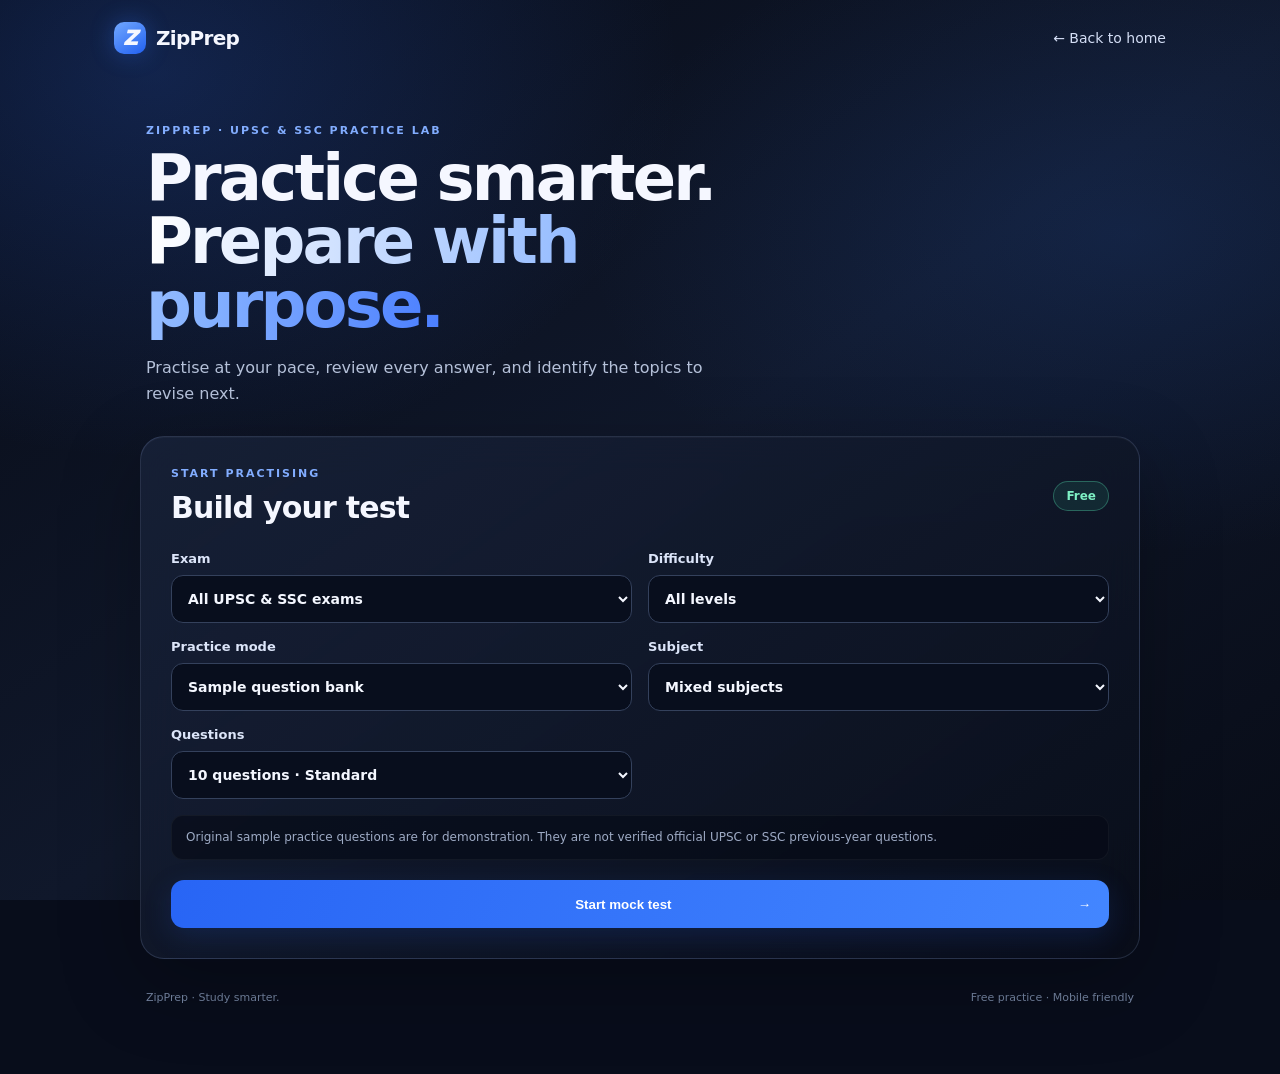
<file: mock-test.html>
<!doctype html>
<html lang="en">
<head>
<meta charset="utf-8"><meta name="viewport" content="width=device-width,initial-scale=1">
<meta name="theme-color" content="#080d1b"><title>ZipPrep Mock Tests</title>
<link rel="stylesheet" href="mock-test.css">
</head>
<body>
<header class="site-header"><a class="brand" href="index.html" aria-label="ZipPrep home"><span class="brand-mark">Z</span><span>ZipPrep</span></a><a class="back-link" href="index.html">← Back to home</a></header>
<main class="app-shell">
<section class="intro"><p class="eyebrow">ZIPPREP · UPSC & SSC PRACTICE LAB</p><h1>Practice smarter.<br><span>Prepare with purpose.</span></h1><p class="intro-copy">Practise at your pace, review every answer, and identify the topics to revise next.</p></section>
<section id="setup" class="panel setup-panel">
<div class="section-heading"><div><p class="eyebrow">START PRACTISING</p><h2>Build your test</h2></div><span class="free-pill">Free</span></div>
<div class="form-grid">
<label>Exam<select id="exam"><option value="all">All UPSC & SSC exams</option><option>UPSC CSE Prelims</option><option>SSC CGL</option><option>SSC CHSL</option><option>SSC CPO</option><option>SSC GD</option><option>SSC MTS</option><option>SSC Stenographer</option><option>SSC Selection Post</option><option>SSC JE</option><option>SSC JHT</option></select></label>
<label>Difficulty<select id="difficulty"><option value="all">All levels</option><option value="Easy">Easy</option><option value="Medium">Medium</option><option value="Hard">Hard</option></select></label>
<label>Practice mode<select id="mode"><option value="sample">Sample question bank</option><option value="ai">AI-generated practice</option></select></label>
<label>Subject<select id="subject"><option value="mixed">Mixed subjects</option><option>General Intelligence & Reasoning</option><option>Quantitative Aptitude</option><option>English</option><option>General Awareness</option></select></label>
<label>Questions<select id="count"><option value="5">5 questions · Quick practice</option><option value="10" selected>10 questions · Standard</option><option value="15">15 questions</option><option value="25">25 questions · Extended</option><option value="50">50 questions · Full bank</option></select></label>
</div>
<p class="notice" id="mode-note">Original sample practice questions are for demonstration. They are not verified official UPSC or SSC previous-year questions.</p>
<p class="error" id="setup-error" role="status" hidden></p>
<button class="primary-button" id="start-btn">Start mock test <span>→</span></button>
</section>
<section id="quiz" class="panel quiz-panel" hidden>
<div class="quiz-top"><div><p class="eyebrow" id="quiz-exam">SSC CGL</p><h2 id="quiz-subject">Mixed practice</h2></div><div class="timer" aria-live="polite"><span class="timer-dot"></span><span id="timer">10:00</span></div></div>
<div class="progress-track"><span id="progress-bar"></span></div>
<div class="quiz-layout"><div class="question-area"><div class="question-meta"><span id="question-number">Question 1 of 10</span><span class="marking">+2 correct · −0.5 incorrect*</span></div><h3 id="question-text">Question text</h3><div id="options" class="options"></div><p id="question-source" class="source-note"></p><div class="question-actions"><button class="ghost-button" id="mark-btn">☆ Mark for review</button><div class="nav-actions"><button class="ghost-button" id="prev-btn">← Previous</button><button class="primary-button compact" id="next-btn">Save & next →</button></div></div></div>
<aside class="question-sidebar"><h3>Question palette</h3><p class="palette-legend"><span class="legend-dot answered"></span> Answered <span class="legend-dot marked"></span> Review</p><div id="palette" class="palette"></div><button class="submit-button" id="submit-btn">Submit test</button></aside></div>
<p class="footnote">*Demonstration scoring only. Check the official notification for the selected exam's current marking scheme.</p>
</section>
<section id="results" class="panel results-panel" hidden><p class="eyebrow">YOUR PRACTICE SUMMARY</p><h2>Test complete.</h2><p class="results-copy" id="results-copy">Here is how you did.</p><div class="score-grid"><div class="score-card highlight"><span>Score</span><strong id="score">0</strong></div><div class="score-card"><span>Accuracy</span><strong id="accuracy">0%</strong></div><div class="score-card"><span>Correct</span><strong id="correct">0</strong></div><div class="score-card"><span>Time used</span><strong id="time-used">0:00</strong></div></div><div class="result-actions"><button class="primary-button" id="review-btn">Review answers</button><button class="ghost-button" id="new-test-btn">Start another test ↻</button></div><div id="review-list" class="review-list" hidden></div><p class="notice">Your result is currently stored in this browser session only. Central saving and student accounts are not enabled in this first version.</p></section>
<footer><span>ZipPrep · Study smarter.</span><span>Free practice · Mobile friendly</span></footer>
</main>
<script src="mock-test.js"></script>
</body></html>
</file>
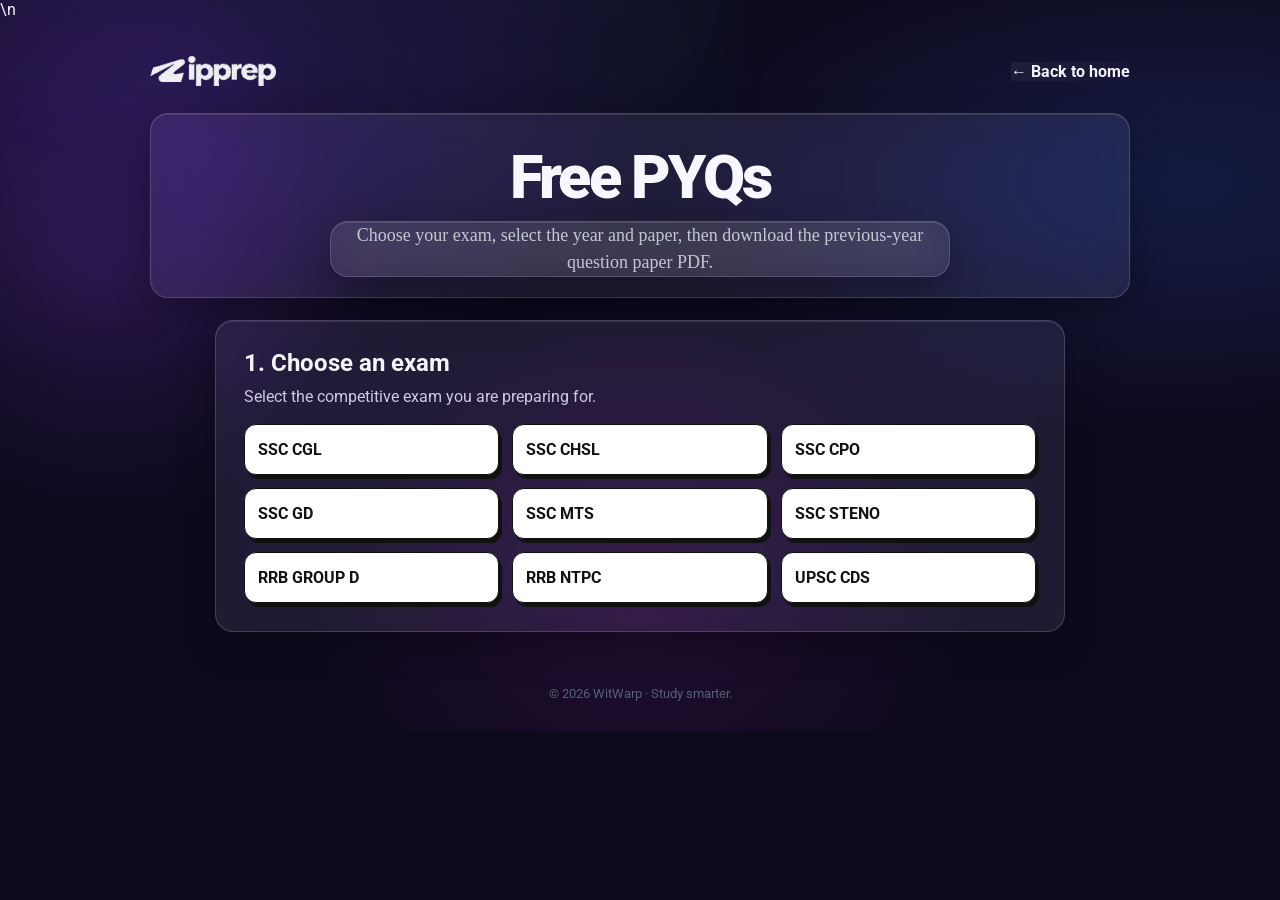
<file: pyqs.html>
<!doctype html>
<html lang="en">
<head>
<meta charset="utf-8">
<meta name="viewport" content="width=device-width, initial-scale=1">
<meta name="description" content="Free previous-year question papers for competitive exams from WitWarp.">
<title>Free PYQs — ZipPrep</title>
<link rel="preconnect" href="https://fonts.googleapis.com">
<link rel="preconnect" href="https://fonts.gstatic.com" crossorigin>
<link href="https://fonts.googleapis.com/css2?family=Roboto:wght@400;500;600;700;800&display=swap" rel="stylesheet">
<style>
:root{--blue:#087fe8;--blue-dark:#07569b;--blue-light:#eaf4ff;--line:#b9cfe2;--ink:#16324b}
*{box-sizing:border-box}
html{scroll-behavior:smooth}
body{margin:0;background-color:#f8fbff;background-image:radial-gradient(#a9c9e7 1px,transparent 1px);background-size:22px 22px;color:#090909;font-family:Roboto,Arial,sans-serif}
.wrap{width:min(100% - 36px,980px);margin:auto}
header{padding:22px 0 12px;display:flex;justify-content:space-between;align-items:center;gap:16px}
.brand{font-weight:900;font-size:26px;letter-spacing:-1.5px;color:#fff;background:#080808;padding:7px 11px;border-radius:5px;text-decoration:none;line-height:.9}
.back{color:#07569b;font-weight:700;text-decoration:none}
.hero{text-align:center;padding:34px 0 20px}
h1{font-size:clamp(2.2rem,7vw,3.8rem);letter-spacing:-.045em;line-height:1;margin:0 0 12px;font-weight:900}
.intro{font:18px/1.5 Georgia,serif;color:#334155;max-width:620px;margin:0 auto}
.panel{background:#fff;border:2px solid #111;border-radius:18px;box-shadow:5px 6px 0 #111;padding:20px;margin:22px auto 36px;max-width:850px}
.panel h2{margin:0 0 8px;font-size:24px}
.hint{margin:0 0 16px;color:#526174;line-height:1.45}
.grid{display:grid;grid-template-columns:repeat(2,minmax(0,1fr));gap:13px}
.exam,.choice{appearance:none;text-align:left;width:100%;padding:15px 13px;border:1.5px solid #111;border-radius:12px;background:#fff;box-shadow:3px 4px 0 #111;font:700 16px Roboto,Arial,sans-serif;cursor:pointer;transition:transform .15s,background .15s;color:#111}
.exam:hover,.choice:hover{transform:translateY(-2px);background:#eaf4ff}
.exam.active,.choice.active{background:#087fe8;color:#fff;box-shadow:3px 4px 0 #07569b}
.selection{margin-top:26px;padding-top:22px;border-top:1.5px solid #d4e3f0}
.hidden{display:none!important}
.options{display:grid;grid-template-columns:repeat(3,minmax(0,1fr));gap:10px;margin-top:14px}
.year{min-width:0;text-align:center}
.paper-options{grid-template-columns:repeat(2,minmax(0,1fr))}
.download-card{margin-top:18px;padding:18px;border:1.5px solid #b9cfe2;border-radius:12px;background:#f8fbff}
.download-card h3{margin:0 0 6px;font-size:19px}
.download-card p{margin:0 0 14px;color:#526174;line-height:1.5}
.download{display:inline-flex;align-items:center;justify-content:center;min-height:44px;padding:11px 16px;border-radius:10px;background:#087fe8;color:#fff;text-decoration:none;font-weight:800;border:1.5px solid #07569b;box-shadow:0 3px 0 #07569b}
.notice{padding:12px 14px;border-radius:10px;background:#fff3cd;color:#684d03;line-height:1.5}
footer{text-align:center;color:#526174;font-size:13px;padding:18px 0 30px}
@media(min-width:650px){.grid{grid-template-columns:repeat(3,minmax(0,1fr))}.panel{padding:28px}.options{grid-template-columns:repeat(6,minmax(0,1fr))}}
@media(max-width:380px){.grid{grid-template-columns:1fr}.options{grid-template-columns:repeat(2,minmax(0,1fr))}}
.zipprep-pyqs-brand{display:flex!important;align-items:center!important}.zipprep-pyqs-brand img{display:block;width:170px;height:auto;max-height:70px;object-fit:contain}
</style>
<style id="zipprep-ps11-theme">

/* ZipPrep PS11-inspired dark UI theme. Visual-only overrides: original fonts, cover art, review text, content structure and scripts remain intact. */
:root{--blue:#3478ff;--blue-dark:#1f58d8;--blue-light:rgba(52,120,255,.15);--navy:#10131b;--paper:#11141b;--muted:#b5bac7;--line:rgba(255,255,255,.12);--ink:#f4f6fb}
html{background:#292929!important;color-scheme:dark}
body{background-color:#292929!important;background-image:radial-gradient(ellipse at 12% 32%,rgba(27,83,210,.18),transparent 33%),radial-gradient(ellipse at 86% 68%,rgba(20,70,180,.14),transparent 32%),linear-gradient(135deg,#2b2b2b 0%,#242424 48%,#2c2c2c 100%)!important;color:#f4f6fb!important;background-attachment:fixed!important}
body::before{background:radial-gradient(ellipse at 15% 15%,rgba(30,94,255,.22),transparent 55%),radial-gradient(ellipse at 90% 70%,rgba(31,91,232,.14),transparent 52%)!important;filter:blur(30px)!important;opacity:.9}
.wrap{position:relative}
/* dark glass header / navigation */
.top-row{display:flex!important;justify-content:center!important;align-items:center!important;min-height:112px!important;padding:12px 8px!important;background:transparent!important;border:0!important;border-radius:0!important;box-shadow:none!important;overflow:visible!important}
.top-row .brand{display:flex!important;justify-content:center!important;align-items:center!important;width:100%!important;min-height:72px!important}
.top-row .brand img{width:min(205px,52vw)!important;height:82px!important;object-fit:contain!important;object-position:center!important}
.header-mascot{display:none!important}
.nav{background:rgba(10,12,18,.72)!important;border:1px solid rgba(255,255,255,.13)!important;border-radius:17px!important;box-shadow:0 12px 30px rgba(0,0,0,.22),inset 0 1px 0 rgba(255,255,255,.04)!important;backdrop-filter:blur(18px)}
.nav a,.back,.crumb{color:#e7eaf3!important}
.nav a:hover,.back:hover{color:#76a6ff!important}
/* Text colours change; typography and sizing stay controlled by original CSS. */
.hero h1,.section h2,.contact h2,.panel h2,.title,.sample h2,.review-card h3,.step h3{color:#f5f6fb!important}
.hero p,.intro,.step p,.contact p,.review-card p,.review-swipe-hint,.description,.sample-hint,.pay-hint,.foot p{color:#c4c8d3!important}
/* Dark cards, glass surfaces and panels */
.subject,.step,.review-card,.panel,.card,.sample-card,.paper,.toggle-row,.review-form,.review-form input,.review-form select,.review-form textarea,.subject-chip,.sample-btn,.sample-open,.pay-inner,.pay,.toggle{background:rgba(12,14,20,.88)!important;color:#f4f6fb!important;border-color:rgba(255,255,255,.12)!important;box-shadow:0 12px 26px rgba(0,0,0,.20),inset 0 1px 0 rgba(255,255,255,.035)!important}
.subject{border-radius:16px!important}
.subject::before{border-color:rgba(255,255,255,.12)!important}
.subject-label{color:#f5f6fb!important}
.cover.image-cover{background:#090b10!important;border-color:rgba(255,255,255,.13)!important;box-shadow:0 8px 18px rgba(0,0,0,.28)!important}
/* Important: existing cover image files are not filtered or altered. */
.btn,.pay-button,.review-submit,.sample-button,.primary,.toplink{background:linear-gradient(135deg,#3478ff 0%,#1d5be9 52%,#4a83ff 100%)!important;color:#fff!important;border:1px solid rgba(130,170,255,.65)!important;box-shadow:0 6px 20px rgba(34,94,255,.22)!important}
.btn:not(.primary){background:rgba(9,11,17,.72)!important;color:#f3f5fb!important;border-color:rgba(255,255,255,.18)!important;box-shadow:0 8px 20px rgba(0,0,0,.16)!important}
.toggle[aria-expanded="true"],.toggle.active,.subject-chip.active{background:linear-gradient(135deg,#3478ff,#1d5be9)!important;color:#fff!important}
input,select,textarea{color:#f4f6fb!important;background:#0b0d13!important;border-color:rgba(255,255,255,.16)!important}
input::placeholder,textarea::placeholder{color:#8f96a8!important}
.contact,.foot{background:linear-gradient(135deg,#171b26 0%,#11151e 100%)!important;color:#f4f6fb!important;border-top-color:rgba(255,255,255,.1)!important;border-bottom-color:rgba(255,255,255,.1)!important}
.contact a,.foot a{color:#7ba7ff!important}
.footer{background:#242424!important;color:#aeb3c1!important;border-top:1px solid rgba(255,255,255,.08)!important}
.review-stars{color:#70a0ff!important}
.sample-btn img,.sample-thumb,.subject img,.cover img{border-color:rgba(255,255,255,.12)!important}
.modal,.image-modal{background:rgba(3,5,10,.96)!important}
.toplink{border:0!important}
::selection{background:rgba(52,120,255,.4);color:white}
@media(max-width:420px){.top-row{min-height:98px!important;padding:5px 0!important}.top-row .brand img{width:min(180px,54vw)!important;height:72px!important}}

</style>

<style id="zipprep-ps11-final-fix">
/* Final PS11-inspired visual correction: remove checkerboard/patterns, retain existing site content and typography. */
html, body { background-color:#292929 !important; color-scheme:dark; }
body { background-image: radial-gradient(ellipse 52% 34% at 8% 24%, rgba(24,73,190,.22) 0%, rgba(24,73,190,0) 100%), radial-gradient(ellipse 42% 32% at 92% 70%, rgba(15,55,160,.18) 0%, rgba(15,55,160,0) 100%), linear-gradient(135deg,#292929 0%,#202124 48%,#292929 100%) !important; background-size:100% 100%,100% 100%,100% 100% !important; background-repeat:no-repeat !important; background-attachment:fixed !important; }
body::before { content:""; position:fixed !important; inset:0 !important; z-index:-1 !important; pointer-events:none !important; background:radial-gradient(ellipse at 12% 20%,rgba(37,99,235,.13),transparent 43%),radial-gradient(ellipse at 86% 74%,rgba(37,99,235,.10),transparent 40%) !important; filter:blur(22px) !important; opacity:1 !important; }
.top-row { min-height:150px !important; display:flex !important; justify-content:center !important; align-items:center !important; padding:18px 8px 22px !important; background:transparent !important; border:0 !important; box-shadow:none !important; }
.top-row .brand { width:100% !important; min-height:94px !important; display:flex !important; align-items:center !important; justify-content:center !important; }
.top-row .brand img { display:block !important; width:min(245px,68vw) !important; height:auto !important; max-height:100px !important; object-fit:contain !important; object-position:center !important; }
.nav { background:rgba(8,10,15,.78) !important; border:1px solid rgba(255,255,255,.13) !important; border-radius:20px !important; box-shadow:0 12px 30px rgba(0,0,0,.24),inset 0 1px 0 rgba(255,255,255,.035) !important; backdrop-filter:blur(18px); }
.nav a,.back,.crumb { color:#f0f2f8 !important; }
.subject,.step,.review-card,.panel,.card,.sample-card,.paper,.toggle-row,.review-form,.review-form input,.review-form select,.review-form textarea,.subject-chip,.sample-btn,.sample-open,.pay-inner,.pay,.toggle { background:rgba(7,9,14,.88) !important; color:#f2f4f9 !important; border-color:rgba(255,255,255,.12) !important; box-shadow:0 12px 26px rgba(0,0,0,.22),inset 0 1px 0 rgba(255,255,255,.035) !important; }
.btn,.pay-button,.review-submit,.sample-button,.primary,.toplink { background:linear-gradient(135deg,#3478ff 0%,#1d5be9 55%,#4a83ff 100%) !important; color:#fff !important; border:1px solid rgba(130,170,255,.65) !important; box-shadow:0 6px 20px rgba(34,94,255,.22) !important; }
.btn:not(.primary) { background:rgba(8,10,15,.82) !important; color:#f3f5fb !important; border-color:rgba(255,255,255,.18) !important; }
.contact,.foot { background:linear-gradient(135deg,#171b26 0%,#11151e 100%) !important; color:#f4f6fb !important; border-color:rgba(255,255,255,.1) !important; }
.footer { background:#242424 !important; color:#aeb3c1 !important; border-top:1px solid rgba(255,255,255,.08) !important; }
@media(max-width:560px) { .top-row { min-height:132px !important; padding:12px 4px 18px !important; } .top-row .brand { min-height:88px !important; } .top-row .brand img { width:min(220px,70vw) !important; max-height:88px !important; } }
</style>


<style id="zipprep-glass-motion-refinement">
/* Glassmorphism + animated blue aura. Visual-only refinement; content and scripts stay unchanged. */
:root { --zp-electric:#3478ff; --zp-glass:rgba(9,12,20,.48); }
html, body { background:#202124 !important; }
body { position:relative; isolation:isolate; background-image:linear-gradient(135deg,#25262a 0%,#1c1d21 52%,#25262a 100%) !important; background-attachment:fixed !important; }
/* A slow, soft blue gradient orb rotates behind the page without moving the content. */
body::before { content:"" !important; position:fixed !important; z-index:-1 !important; pointer-events:none !important; width:115vmax !important; height:115vmax !important; left:50% !important; top:48% !important; inset:auto !important; transform:translate(-50%,-50%); transform-origin:center; border-radius:50%; background:conic-gradient(from 0deg,transparent 0deg,rgba(39,91,255,.08) 42deg,rgba(34,100,255,.28) 82deg,rgba(20,54,140,.03) 132deg,transparent 170deg,rgba(46,100,255,.13) 235deg,transparent 300deg,rgba(44,104,255,.18) 340deg,transparent 360deg) !important; filter:blur(62px) !important; opacity:.78 !important; animation:zipprepAuraRotate 34s linear infinite !important; }
@keyframes zipprepAuraRotate { from { transform:translate(-50%,-50%) rotate(0deg) scale(1); } to { transform:translate(-50%,-50%) rotate(360deg) scale(1.04); } }
/* Keep the small wordmark at the very top, centered. */
.top-row { min-height:86px !important; padding:6px 8px 10px !important; }
.top-row .brand { min-height:58px !important; }
.top-row .brand img { width:min(128px,34vw) !important; height:54px !important; max-height:54px !important; object-fit:contain !important; object-position:center !important; }
/* Thin glass navigation: lower height, translucent surface, fine rim and blur. */
.nav { min-height:0 !important; padding:8px 10px !important; gap:6px !important; border-radius:15px !important; background:rgba(7,10,17,.42) !important; border:1px solid rgba(255,255,255,.16) !important; box-shadow:0 10px 28px rgba(0,0,0,.22),inset 0 1px 0 rgba(255,255,255,.09),inset 0 -1px 0 rgba(67,119,255,.08) !important; -webkit-backdrop-filter:blur(22px) saturate(135%) !important; backdrop-filter:blur(22px) saturate(135%) !important; }
.nav a { padding:3px 6px !important; font-size:clamp(12px,3.1vw,15px) !important; }
/* Add glass depth to panels/cards while leaving all original images intact. */
.subject,.step,.review-card,.panel,.card,.sample-card,.paper,.toggle-row,.review-form,.pay-inner,.pay,.toggle,.sample-open { background:rgba(8,11,18,.48) !important; border-color:rgba(255,255,255,.13) !important; box-shadow:0 12px 30px rgba(0,0,0,.22),inset 0 1px 0 rgba(255,255,255,.065) !important; -webkit-backdrop-filter:blur(14px) saturate(120%) !important; backdrop-filter:blur(14px) saturate(120%) !important; }
.review-form input,.review-form select,.review-form textarea,.subject-chip,.sample-btn { background:rgba(8,11,18,.58) !important; border-color:rgba(255,255,255,.15) !important; }
.btn,.pay-button,.review-submit,.sample-button,.primary,.toplink { box-shadow:0 5px 18px rgba(45,104,255,.24),inset 0 1px 0 rgba(255,255,255,.18) !important; }
.bundle-banner { filter:drop-shadow(0 10px 24px rgba(0,0,0,.22)); }
@media (max-width:560px) { .top-row { min-height:76px !important; height:76px !important; padding:4px 4px 8px !important; } .top-row .brand { min-height:52px !important; height:52px !important; } .top-row .brand img { width:min(170px,46vw) !important; height:54px !important; max-height:54px !important; } .nav { padding:7px 6px !important; border-radius:14px !important; } .nav a { padding:2px 4px !important; } }
@media (prefers-reduced-motion:reduce) { body::before { animation:none !important; } }
</style>


<style id="zipprep-header-visibility-fix">
/* Fix dark-theme headers: no white box, keep the white ZipPrep logo visible. */
html,body{background-color:#202124!important;color-scheme:dark}
header.head{background:transparent!important;background-color:transparent!important;border:0!important;border-radius:0!important;box-shadow:none!important;backdrop-filter:none!important;-webkit-backdrop-filter:none!important;padding-top:12px!important;padding-bottom:18px!important;min-height:92px!important}
header.head .logo{display:block!important;width:min(126px,36vw)!important;height:68px!important;object-fit:contain!important;opacity:1!important;visibility:visible!important;filter:none!important}
header.head .back,header.head .crumb{color:#f4f6fb!important}
header.top{background:rgba(8,10,16,.28)!important;border:1px solid rgba(255,255,255,.12)!important;box-shadow:0 10px 28px rgba(0,0,0,.18)!important}
header.top .zipprep-logo{visibility:visible!important;opacity:1!important;filter:none!important}
header.wrap:not(.top):not(.head){background:transparent!important;border:0!important;box-shadow:none!important}
header.wrap:not(.top):not(.head) .brand{background:transparent!important;padding:0!important}
header.wrap:not(.top):not(.head) .brand img{display:block!important;width:min(126px,36vw)!important;height:60px!important;object-fit:contain!important;opacity:1!important;visibility:visible!important}
@media(max-width:560px){header.head{min-height:82px!important;padding:8px 0 14px!important;margin-top:4px!important;margin-bottom:18px!important}header.head .logo{width:min(120px,34vw)!important;height:62px!important}}
</style>


<style id="zipprep-glass-depth-update">
/* Stronger glassmorphism: visual-only enhancement; keep existing content, typography, cover images and scripts intact. */
body::after{content:"";position:fixed;inset:0;z-index:-1;pointer-events:none;background:radial-gradient(ellipse at 12% 18%,rgba(72,123,255,.14),transparent 34%),radial-gradient(ellipse at 88% 38%,rgba(54,104,255,.12),transparent 31%),radial-gradient(ellipse at 48% 100%,rgba(48,92,210,.10),transparent 40%);opacity:.95;mix-blend-mode:screen}
.nav, .toggle-row, .review-form, .review-card, .step, .panel, .sample-card, .pay, .pay-inner, .card, .subject, .subject-chip, .toggle, .sample-open{background:linear-gradient(135deg,rgba(255,255,255,.075),rgba(255,255,255,.025) 48%,rgba(65,105,220,.055))!important;border:1px solid rgba(210,224,255,.18)!important;box-shadow:0 16px 36px rgba(0,0,0,.24),inset 0 1px 0 rgba(255,255,255,.13),inset 0 -1px 0 rgba(100,143,255,.08)!important;-webkit-backdrop-filter:blur(22px) saturate(145%)!important;backdrop-filter:blur(22px) saturate(145%)!important}
.nav{background:linear-gradient(135deg,rgba(24,30,47,.62),rgba(8,11,19,.46))!important;border-color:rgba(190,208,255,.22)!important;box-shadow:0 14px 34px rgba(0,0,0,.25),inset 0 1px 0 rgba(255,255,255,.16),inset 0 0 24px rgba(74,119,255,.045)!important}
.btn:not(.primary),.back,.crumb{background:linear-gradient(135deg,rgba(255,255,255,.055),rgba(255,255,255,.015))!important}
.btn:not(.primary){border-color:rgba(220,230,255,.2)!important;backdrop-filter:blur(16px)!important;-webkit-backdrop-filter:blur(16px)!important}
.review-form input,.review-form select,.review-form textarea,input,select,textarea{background:rgba(5,8,15,.48)!important;border-color:rgba(207,221,255,.18)!important;box-shadow:inset 0 1px 0 rgba(255,255,255,.04)!important}
.contact,.foot{background:linear-gradient(135deg,rgba(30,36,53,.76),rgba(9,12,20,.68))!important;backdrop-filter:blur(24px) saturate(140%)!important;-webkit-backdrop-filter:blur(24px) saturate(140%)!important}
.subject:hover,.review-card:hover,.step:hover{border-color:rgba(117,157,255,.35)!important;box-shadow:0 18px 42px rgba(0,0,0,.3),inset 0 1px 0 rgba(255,255,255,.15)!important}
@media(prefers-reduced-motion:reduce){body::before{animation:none!important}}
</style>

<style id="zipprep-claude-artifact-theme">
/* Site-wide visual adaptation from the supplied Claude artifact. Content and behavior are preserved. */
:root{--zp-text:#f5f3ff;--zp-muted:#cfcae3;--zp-border:rgba(221,214,254,.18)}
html{background:#0e0a1e!important;color-scheme:dark;scroll-behavior:smooth}
body{color:var(--zp-text)!important;background-color:#0e0a1e!important;background-image:radial-gradient(ellipse 52% 42% at 8% 12%,rgba(124,58,237,.25),transparent 72%),radial-gradient(ellipse 48% 42% at 92% 34%,rgba(47,107,234,.17),transparent 72%),radial-gradient(ellipse 50% 40% at 54% 100%,rgba(192,38,211,.13),transparent 75%),linear-gradient(155deg,#0e0a1e 0%,#100b23 48%,#0a0918 100%)!important;background-attachment:fixed!important;background-repeat:no-repeat!important;background-size:cover!important}
body::before{content:"";position:fixed;inset:0;pointer-events:none;z-index:-1;background:radial-gradient(circle at 18% 22%,rgba(167,139,250,.09),transparent 34%),radial-gradient(circle at 82% 68%,rgba(47,181,196,.06),transparent 32%)}
.wrap,.hero,.section,.intro,.top,.foot,.footer,.contact{background-color:transparent!important}
.top-row,.top,.head{background:transparent!important;border-color:transparent!important;box-shadow:none!important}
.nav{background:rgba(255,255,255,.065)!important;border:1px solid rgba(221,214,254,.2)!important;border-radius:18px!important;box-shadow:0 12px 32px rgba(0,0,0,.22),inset 0 1px 0 rgba(255,255,255,.15)!important;backdrop-filter:blur(18px) saturate(150%)!important;-webkit-backdrop-filter:blur(18px) saturate(150%)!important}
.nav a,.back,.crumb,.toplink,.nl{color:#f5f3ff!important}
.subject,.step,.review-card,.panel,.card,.sample-card,.paper,.toggle-row,.review-form,.review-form input,.review-form select,.review-form textarea,.subject-chip,.sample-btn,.sample-open,.pay-inner,.pay,.toggle,.selection,.options,.sample,.sample-grid,.subject-list{background:rgba(255,255,255,.065)!important;color:var(--zp-text)!important;border:1px solid var(--zp-border)!important;border-radius:18px!important;box-shadow:0 12px 32px rgba(0,0,0,.2),inset 0 1px 0 rgba(255,255,255,.11)!important;backdrop-filter:blur(16px) saturate(140%)!important;-webkit-backdrop-filter:blur(16px) saturate(140%)!important}
.btn,.pay-button,.review-submit,.sample-button,.primary,.toplink{background:linear-gradient(135deg,#7c3aed 0%,#6d28d9 58%,#4f46e5 100%)!important;color:#fff!important;border:1px solid rgba(196,181,253,.48)!important;border-radius:14px!important;box-shadow:0 8px 24px rgba(109,40,217,.24)!important}
.btn:not(.primary){background:rgba(255,255,255,.07)!important;color:#f5f3ff!important;border:1px solid rgba(221,214,254,.22)!important;box-shadow:inset 0 1px 0 rgba(255,255,255,.09)!important}
button,.toggle,.sample-btn,.sample-open,.subject-chip,.nav a,.btn{transition:transform .22s ease,background .22s ease,border-color .22s ease,box-shadow .22s ease!important}
.subject:hover,.card:hover,.sample-card:hover,.subject-chip:hover{transform:translateY(-3px);border-color:rgba(196,181,253,.38)!important;background:rgba(255,255,255,.10)!important}
h1,h2,h3,h4,.title,.brand,.logo{color:#f5f3ff!important}
p,.intro,.description,.crumb,.pay-hint,.sample-hint,.hint,.foot,.footer{color:#cfcae3!important}
input,textarea,select{background:rgba(8,6,22,.72)!important;color:#f5f3ff!important;border:1px solid rgba(221,214,254,.22)!important;border-radius:12px!important}
input::placeholder,textarea::placeholder{color:#a8a0c4!important}.review-stars{color:#c4b5fd!important}
.sample-btn img,.sample-thumb,.subject img,.cover img{border-color:rgba(221,214,254,.18)!important}
.modal,.image-modal{background:rgba(8,5,19,.96)!important;color:#f5f3ff!important}
::selection{background:rgba(124,58,237,.42);color:#fff}
@media(prefers-reduced-motion:reduce){*,*::before,*::after{scroll-behavior:auto!important;transition:none!important;animation:none!important}}
</style>
\n<style id="zipprep-claude-theme">
:root{color-scheme:dark;--zp-bg:#0e0a1e;--zp-panel:rgba(255,255,255,.075);--zp-panel-hover:rgba(255,255,255,.12);--zp-border:rgba(226,218,255,.19);--zp-text:#f5f3ff;--zp-muted:#cfc9e4;--zp-purple:#a78bfa;--zp-blue:#5c8dff;--zp-teal:#2fb5c4;--zp-shadow:0 14px 36px rgba(0,0,0,.28)}
html{background:var(--zp-bg)!important;scroll-behavior:smooth}
body{background:radial-gradient(ellipse at 12% 8%,rgba(124,58,237,.22),transparent 34%),radial-gradient(ellipse at 92% 25%,rgba(47,107,234,.18),transparent 32%),radial-gradient(ellipse at 50% 82%,rgba(192,38,211,.10),transparent 36%),#0e0a1e!important;color:var(--zp-text)!important;font-family:Roboto,Arial,sans-serif!important;overflow-x:hidden}
body:before{background:radial-gradient(ellipse at 18% 12%,rgba(167,139,250,.19),transparent 48%),radial-gradient(ellipse at 88% 28%,rgba(47,181,196,.12),transparent 44%)!important;filter:blur(28px)!important;pointer-events:none}
.wrap{position:relative}
header,.top-row,.nav,.panel,.step,.review-form,.subject,.cover.image-cover,.sample-card,.sample,.pay,.pay-inner,.pay-panel,.options,.selection,.subject-chip,.hero,.intro,.grid,.sample-grid,.history-samples,.contact,.footer,.foot{color:var(--zp-text)!important}
.top-row,.nav,.panel,.step,.review-form,.sample-card,.sample,.pay,.pay-inner,.pay-panel,.options,.selection,.subject-chip,.hero,.intro,.contact,.footer,.foot{background:var(--zp-panel)!important;border:1px solid var(--zp-border)!important;border-radius:18px!important;box-shadow:var(--zp-shadow),inset 0 1px 0 rgba(255,255,255,.10)!important;backdrop-filter:blur(18px) saturate(145%)!important;-webkit-backdrop-filter:blur(18px) saturate(145%)!important}
.top-row{background:transparent!important;border-color:transparent!important;box-shadow:none!important;backdrop-filter:none!important;-webkit-backdrop-filter:none!important}
.nav{padding:10px 12px!important}
.nav a,.back,.brand,.zipprep-brand,.zipprep-pyqs-brand{color:var(--zp-text)!important}
.nav a:hover,.back:hover{color:#c4b5fd!important}
h1,h2,h3,.hero h1,.section h2,#how-to-buy h2,#contact h2,.title{color:#f8f7ff!important}
p,.description,.intro,.hint,.crumb,.pay-hint,.sample-hint,.pay-message,.label{color:var(--zp-muted)!important}
.subject{background:rgba(255,255,255,.065)!important;border:1px solid rgba(226,218,255,.18)!important;border-radius:17px!important;box-shadow:0 12px 28px rgba(0,0,0,.25),inset 0 1px 0 rgba(255,255,255,.10)!important;color:var(--zp-text)!important}
.subject::before{border-color:rgba(226,218,255,.18)!important}
.cover.image-cover{border:1px solid rgba(226,218,255,.2)!important;border-radius:13px!important;box-shadow:0 8px 24px rgba(0,0,0,.25)!important}
.subject-label{color:var(--zp-text)!important}
.btn,.btn.primary,.btn.yellow,.pay-button,.sample-btn,.toggle,.actions a,.bundle-cta-wrap a{background:linear-gradient(115deg,#7c3aed,#4f6cf7 58%,#2fb5c4)!important;color:#fff!important;border:1px solid rgba(226,218,255,.25)!important;border-radius:13px!important;box-shadow:0 8px 22px rgba(92,83,220,.24)!important;text-decoration:none!important}
.btn:hover,.pay-button:hover,.sample-btn:hover,.toggle:hover{transform:translateY(-2px);filter:brightness(1.08)}
.num{background:rgba(167,139,250,.17)!important;color:#ddd6fe!important;border:1px solid rgba(196,181,253,.3)!important;box-shadow:none!important}
.bundle-banner{border-radius:18px!important;box-shadow:0 18px 40px rgba(0,0,0,.35)!important}
.review-form input,.review-form textarea,.review-form select,input,textarea,select{background:rgba(8,6,19,.7)!important;color:var(--zp-text)!important;border:1px solid var(--zp-border)!important;border-radius:11px!important}
::placeholder{color:#aaa2c8!important;opacity:1}
hr{border-color:var(--zp-border)!important}
.footer,.foot{background:rgba(255,255,255,.035)!important;border-color:var(--zp-border)!important}
.toplink{background:linear-gradient(120deg,#7c3aed,#4f6cf7)!important;color:#fff!important;box-shadow:0 8px 24px rgba(92,83,220,.3)!important}
.modal,.image-modal{background:rgba(8,5,18,.92)!important;color:var(--zp-text)!important;backdrop-filter:blur(18px)!important}
.card,.subject,.sample-card,.panel{transition:transform .25s ease,background .25s ease,border-color .25s ease,box-shadow .25s ease}
.subject:hover,.sample-card:hover,.panel:hover{transform:translateY(-3px);background:rgba(255,255,255,.105)!important;border-color:rgba(196,181,253,.34)!important}
@keyframes zpAura{0%,100%{opacity:.32;transform:scale(.94)}50%{opacity:.62;transform:scale(1.04)}}
body:after{content:"";position:fixed;z-index:-1;pointer-events:none;left:-12vw;bottom:-20vh;width:55vw;height:55vw;max-width:520px;max-height:520px;border-radius:50%;background:radial-gradient(circle,rgba(124,58,237,.18),transparent 68%);filter:blur(22px);animation:zpAura 12s ease-in-out infinite}
@media(max-width:600px){.nav{gap:3px!important;padding:8px 5px!important}.nav a{font-size:clamp(11px,3.2vw,14px)!important}.subject{padding:8px!important}.wrap{max-width:100%}}
@media(prefers-reduced-motion:reduce){*,*:before,*:after{animation:none!important;scroll-behavior:auto!important;transition:none!important}}
</style>
<style id="zipprep-claude-font">
@font-face{font-family:"Neue Freigeist";src:url("./1939f46af42e826eaa1c80b33242fcf8.otf") format("opentype");font-weight:900;font-style:normal;font-display:swap}
</style>
</head>
<body>
<header class="wrap"><a class="brand zipprep-pyqs-brand" href="index.html" aria-label="ZipPrep home"><img src="./zipprep-logo-white.png" alt="ZipPrep logo"></a><a class="back" href="index.html">← Back to home</a></header>
<main class="wrap">
<section class="hero"><h1>Free PYQs</h1><p class="intro">Choose your exam, select the year and paper, then download the previous-year question paper PDF.</p></section>
<section class="panel" aria-labelledby="exam-heading">
<h2 id="exam-heading">1. Choose an exam</h2><p class="hint">Select the competitive exam you are preparing for.</p>
<div class="grid" id="exam-list"></div>
<div id="year-section" class="selection hidden"><h2>2. Select year</h2><p class="hint">Choose the year of the question paper.</p><div id="year-list" class="options"></div></div>
<div id="paper-section" class="selection hidden"><h2>3. Select paper or tier</h2><p class="hint">Choose the relevant paper for your exam and year.</p><div id="paper-list" class="options paper-options"></div></div>
<div id="download-section" class="selection hidden"><h2>4. Download PYQ</h2><div id="download-result"></div></div>
</section>
</main>
<footer class="wrap">© <span id="year-now"></span> WitWarp · Study smarter.</footer>
<script>
const examSpecs = {"SSC CGL": ["Tier I", "Tier II"], "SSC CHSL": ["Tier I", "Tier II"], "SSC CPO": ["Paper I", "Paper II"], "SSC GD": ["Written Exam (CBT)"], "SSC MTS": ["Written Exam (CBT)"], "SSC STENO": ["Written Exam (CBT)"], "RRB GROUP D": ["Written Exam (CBT)"], "RRB NTPC": ["CBT 1", "CBT 2"], "UPSC CDS": ["Written Examination"]};
const years = [2020,2021,2022,2023,2024,2025];
// Add each PDF's path below once the file is uploaded to your GitHub repository.
// Expected path format: pyqs/<exam-slug>/<year>/<paper-slug>.pdf
// Example: "ssc-cgl/2025/tier-i.pdf": "pyqs/ssc-cgl/2025/tier-i.pdf"
const pdfFiles = {
};
const slug = value => value.toLowerCase().replace(/[^a-z0-9]+/g,"-").replace(/^-|-$/g,"");
const examList = document.getElementById("exam-list");
const yearSection = document.getElementById("year-section");
const yearList = document.getElementById("year-list");
const paperSection = document.getElementById("paper-section");
const paperList = document.getElementById("paper-list");
const downloadSection = document.getElementById("download-section");
const downloadResult = document.getElementById("download-result");
let selectedExam = "", selectedYear = "", selectedPaper = "";
document.getElementById("year-now").textContent = new Date().getFullYear();
function makeButton(text, className, handler){
 const b=document.createElement("button"); b.type="button"; b.className=className; b.textContent=text; b.addEventListener("click",handler); return b;
}
function resetAfterExam(){selectedYear="";selectedPaper="";yearSection.classList.add("hidden");paperSection.classList.add("hidden");downloadSection.classList.add("hidden");}
Object.keys(examSpecs).forEach(exam=>{
 const b=makeButton(exam,"exam",()=>{
  selectedExam=exam;resetAfterExam();
  examList.querySelectorAll("button").forEach(x=>x.classList.toggle("active",x===b));
  yearSection.classList.remove("hidden");yearList.replaceChildren();
  years.forEach(year=>yearList.appendChild(makeButton(String(year),"choice year",()=>{
   selectedYear=String(year);selectedPaper="";paperSection.classList.remove("hidden");downloadSection.classList.add("hidden");
   yearList.querySelectorAll("button").forEach(x=>x.classList.toggle("active",x.textContent===String(year)));
   paperList.replaceChildren();
   examSpecs[selectedExam].forEach(paper=>paperList.appendChild(makeButton(paper,"choice",()=>{
    selectedPaper=paper;
    paperList.querySelectorAll("button").forEach(x=>x.classList.toggle("active",x.textContent===paper));
    showDownload();
   })));
   paperSection.scrollIntoView({behavior:"smooth",block:"nearest"});
  })));
  yearSection.scrollIntoView({behavior:"smooth",block:"nearest"});
 });
 examList.appendChild(b);
});
function showDownload(){
 downloadSection.classList.remove("hidden");
 const key=`${slug(selectedExam)}/${selectedYear}/${slug(selectedPaper)}.pdf`;
 const path=pdfFiles[key];
 downloadResult.replaceChildren();
 const card=document.createElement("div");card.className="download-card";
 const h=document.createElement("h3");h.textContent=`${selectedExam} · ${selectedYear} · ${selectedPaper}`;
 const p=document.createElement("p");p.textContent="Your selected previous-year question paper.";
 card.append(h,p);
 if(path){
  const a=document.createElement("a");a.className="download";a.href=path;a.download="";a.textContent="Download PDF";card.appendChild(a);
 }else{
  const note=document.createElement("div");note.className="notice";note.textContent="This PDF has not been uploaded yet. Add the paper PDF to your website repository and register its file path in the pdfFiles list to enable downloads.";card.appendChild(note);
 }
 downloadResult.appendChild(card);
 downloadSection.scrollIntoView({behavior:"smooth",block:"nearest"});
}
</script>
</body>
</html>
</file>
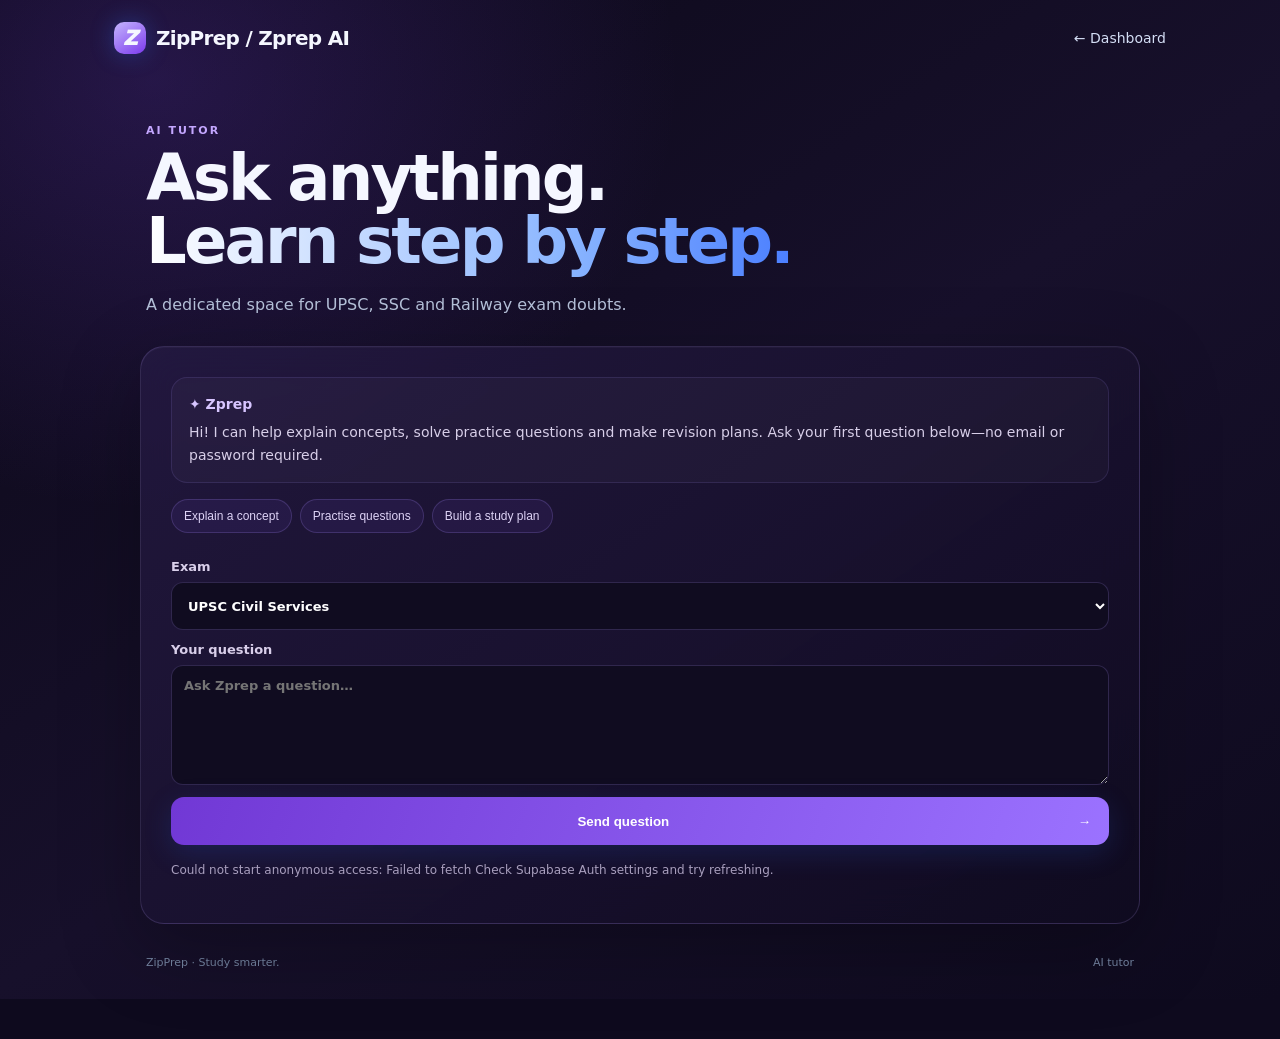
<file: zprep-chat.html>
<!doctype html><html lang="en"><head><meta charset="utf-8"><meta name="viewport" content="width=device-width,initial-scale=1"><meta name="theme-color" content="#0E0A1E"><title>Ask Zprep | ZipPrep</title><link rel="stylesheet" href="mock-test.css"><style>:root{--bg:#0e0a1e;--line:rgba(190,165,255,.17)}body{background:radial-gradient(ellipse at 12% 8%,rgba(111,61,207,.25),transparent 33%),linear-gradient(145deg,#0b0817,#17102b 52%,#0e0a1e)}.brand-mark{background:linear-gradient(145deg,#c4b5fd,#7c3aed)}.eyebrow{color:#c4a7ff}.panel{background:linear-gradient(145deg,rgba(37,26,67,.8),rgba(16,11,32,.9));border-color:var(--line)}.primary-button{background:linear-gradient(110deg,#7138d5,#9b72ff)}.chat{display:grid;gap:14px}.bubble{padding:15px 17px;border-radius:16px;background:#ffffff07;border:1px solid #a78bfa22;color:#d8cfe9;line-height:1.65;font-size:14px;overflow-wrap:anywhere}.bubble strong{display:block;color:#d7c5ff;margin-bottom:5px}.prompt-list{display:flex;gap:8px;flex-wrap:wrap;margin:16px 0}.prompt-list button{border:1px solid #a78bfa35;background:#8b5cf614;color:#ded3f6;padding:9px 12px;border-radius:99px;cursor:pointer;font-size:12px}.form-grid{display:grid;grid-template-columns:1fr;gap:12px}.form-grid label{display:flex;flex-direction:column;gap:8px;font-size:13px;color:#d9cfea}.form-grid select,.form-grid textarea{background:#100c20;border:1px solid #a78bfa35;border-radius:12px;padding:12px;color:#fff;font:inherit}.form-grid textarea{min-height:120px;resize:vertical}.muted{font-size:12px;color:#a99fbe;line-height:1.6}button:disabled{opacity:.65;cursor:wait}.answer{white-space:pre-wrap}.usage{color:#c4b5fd}</style></head><body><header class="site-header"><a class="brand" href="index.html"><span class="brand-mark">Z</span><span>ZipPrep / Zprep AI</span></a><a class="back-link" href="zprep.html">← Dashboard</a></header><main class="app-shell"><section class="intro"><p class="eyebrow">AI TUTOR</p><h1>Ask anything.<br><span>Learn step by step.</span></h1><p class="intro-copy">A dedicated space for UPSC, SSC and Railway exam doubts.</p></section><section class="panel"><div class="chat" id="chat-history"><div class="bubble"><strong>✦ Zprep</strong>Hi! I can help explain concepts, solve practice questions and make revision plans. Ask your first question below—no email or password required.</div></div><div class="prompt-list"><button type="button" data-prompt="Explain Fundamental Rights in simple language with examples.">Explain a concept</button><button type="button" data-prompt="Create 5 SSC CGL reasoning practice questions with explanations.">Practise questions</button><button type="button" data-prompt="Make a 7-day current affairs revision plan for UPSC.">Build a study plan</button></div><form id="ask-form" class="form-grid"><label>Exam<select id="exam"><option>UPSC Civil Services</option><option>SSC CGL</option><option>SSC CHSL</option><option>SSC CPO</option><option>SSC GD</option><option>SSC MTS</option><option>RRB NTPC</option><option>RRB Group D</option><option>Other competitive exam</option></select></label><label>Your question<textarea id="question" placeholder="Ask Zprep a question…" maxlength="6000" required></textarea></label><button class="primary-button" id="send-button" type="submit">Send question <span>→</span></button></form><p class="muted" id="status" role="status" aria-live="polite">Connecting securely. No sign-up form is required.</p><p class="muted usage" id="usage" hidden></p></section><footer><span>ZipPrep · Study smarter.</span><span>AI tutor</span></footer></main><script>
// Public project URL and publishable key only. Never place the OpenAI secret in browser code.
const SUPABASE_URL = 'https://ppbkovtzhppsxgywimpk.supabase.co';
const SUPABASE_PUBLISHABLE_KEY = 'sb_publishable_YpM8_H7cm4IGBcVGdaYtXg_QK7QPiRZ';
const SESSION_KEY = 'zprep_anon_session_v1';
const form = document.getElementById('ask-form');
const question = document.getElementById('question');
const statusEl = document.getElementById('status');
const usageEl = document.getElementById('usage');
const sendButton = document.getElementById('send-button');
const historyEl = document.getElementById('chat-history');
const setStatus = (s) => statusEl.textContent = s;
function bubble(label, text) { const box=document.createElement('div'); box.className='bubble'; const strong=document.createElement('strong'); strong.textContent=label; const body=document.createElement('div'); body.className='answer'; body.textContent=text; box.append(strong,body); historyEl.appendChild(box); box.scrollIntoView({behavior:'smooth',block:'nearest'}); return box; }
async function authRequest(path, body) { const res=await fetch(`${SUPABASE_URL}/auth/v1/${path}`,{method:'POST',headers:{'apikey':SUPABASE_PUBLISHABLE_KEY,'Content-Type':'application/json'},body:JSON.stringify(body)}); const data=await res.json().catch(()=>({})); if(!res.ok) throw new Error(data.msg||data.message||data.error_description||data.error||`Authentication failed (${res.status})`); return data; }
async function getSession() {
  let session=null; try { session=JSON.parse(localStorage.getItem(SESSION_KEY)||'null'); } catch {}
  if (session?.access_token && session?.expires_at && session.expires_at > Math.floor(Date.now()/1000)+90) return session;
  if (session?.refresh_token) {
    try { const fresh=await authRequest('token?grant_type=refresh_token',{refresh_token:session.refresh_token}); const next={...fresh,expires_at:Math.floor(Date.now()/1000)+(fresh.expires_in||3600)}; localStorage.setItem(SESSION_KEY,JSON.stringify(next)); return next; } catch { localStorage.removeItem(SESSION_KEY); }
  }
  const fresh=await authRequest('signup',{}); if(!fresh.access_token) throw new Error('Supabase did not create an anonymous session. Check that Allow anonymous sign-ins is enabled.');
  const next={...fresh,expires_at:Math.floor(Date.now()/1000)+(fresh.expires_in||3600)}; localStorage.setItem(SESSION_KEY,JSON.stringify(next)); return next;
}
async function warmUp() { try { await getSession(); setStatus('Ready. Ask Zprep a question—no email or password needed.'); } catch(e) { setStatus('Could not start anonymous access: '+e.message+' Check Supabase Auth settings and try refreshing.'); } }
document.querySelectorAll('[data-prompt]').forEach(b=>b.addEventListener('click',()=>{question.value=b.dataset.prompt;question.focus();}));
form.addEventListener('submit', async (e)=>{
  e.preventDefault(); const raw=question.value.trim(); if(!raw) return;
  const exam=document.getElementById('exam').value; const userBox=bubble('You · '+exam,raw); question.value=''; sendButton.disabled=true; sendButton.textContent='Thinking…'; usageEl.hidden=true; setStatus('Sending your question securely to Zprep…');
  const answerBox=bubble('✦ Zprep',''); answerBox.lastElementChild.textContent='';
  try {
    const session=await getSession();
    const res=await fetch(`${SUPABASE_URL}/functions/v1/zprep-chat`,{method:'POST',headers:{'Authorization':`Bearer ${session.access_token}`,'apikey':SUPABASE_PUBLISHABLE_KEY,'Content-Type':'application/json'},body:JSON.stringify({message:`Exam: ${exam}
Student question: ${raw}`,mode:'exam'})});
    const data=await res.json().catch(()=>({}));
    if(!res.ok) { const msg=data.error||data.message||data.msg||`AI service returned HTTP ${res.status}`; throw new Error(msg); }
    const answer=data.answer||data.output_text||data.response||data.text;
    if(!answer) throw new Error('The AI service responded without an answer. Check the Supabase function logs.');
    answerBox.lastElementChild.textContent=answer;
    if(typeof data.used==='number' && typeof data.daily_limit==='number') { usageEl.textContent=`Daily free usage: ${data.used} of ${data.daily_limit} questions used.`; usageEl.hidden=false; }
    setStatus('Answer received.');
  } catch(err) {
    answerBox.lastElementChild.textContent='I could not get an answer this time. '+err.message;
    setStatus('Request failed. Check the message above; no API secret is exposed in this page.');
  } finally { sendButton.disabled=false; sendButton.innerHTML='Send question <span>→</span>'; }
});
warmUp();
</script></body></html>
</file>
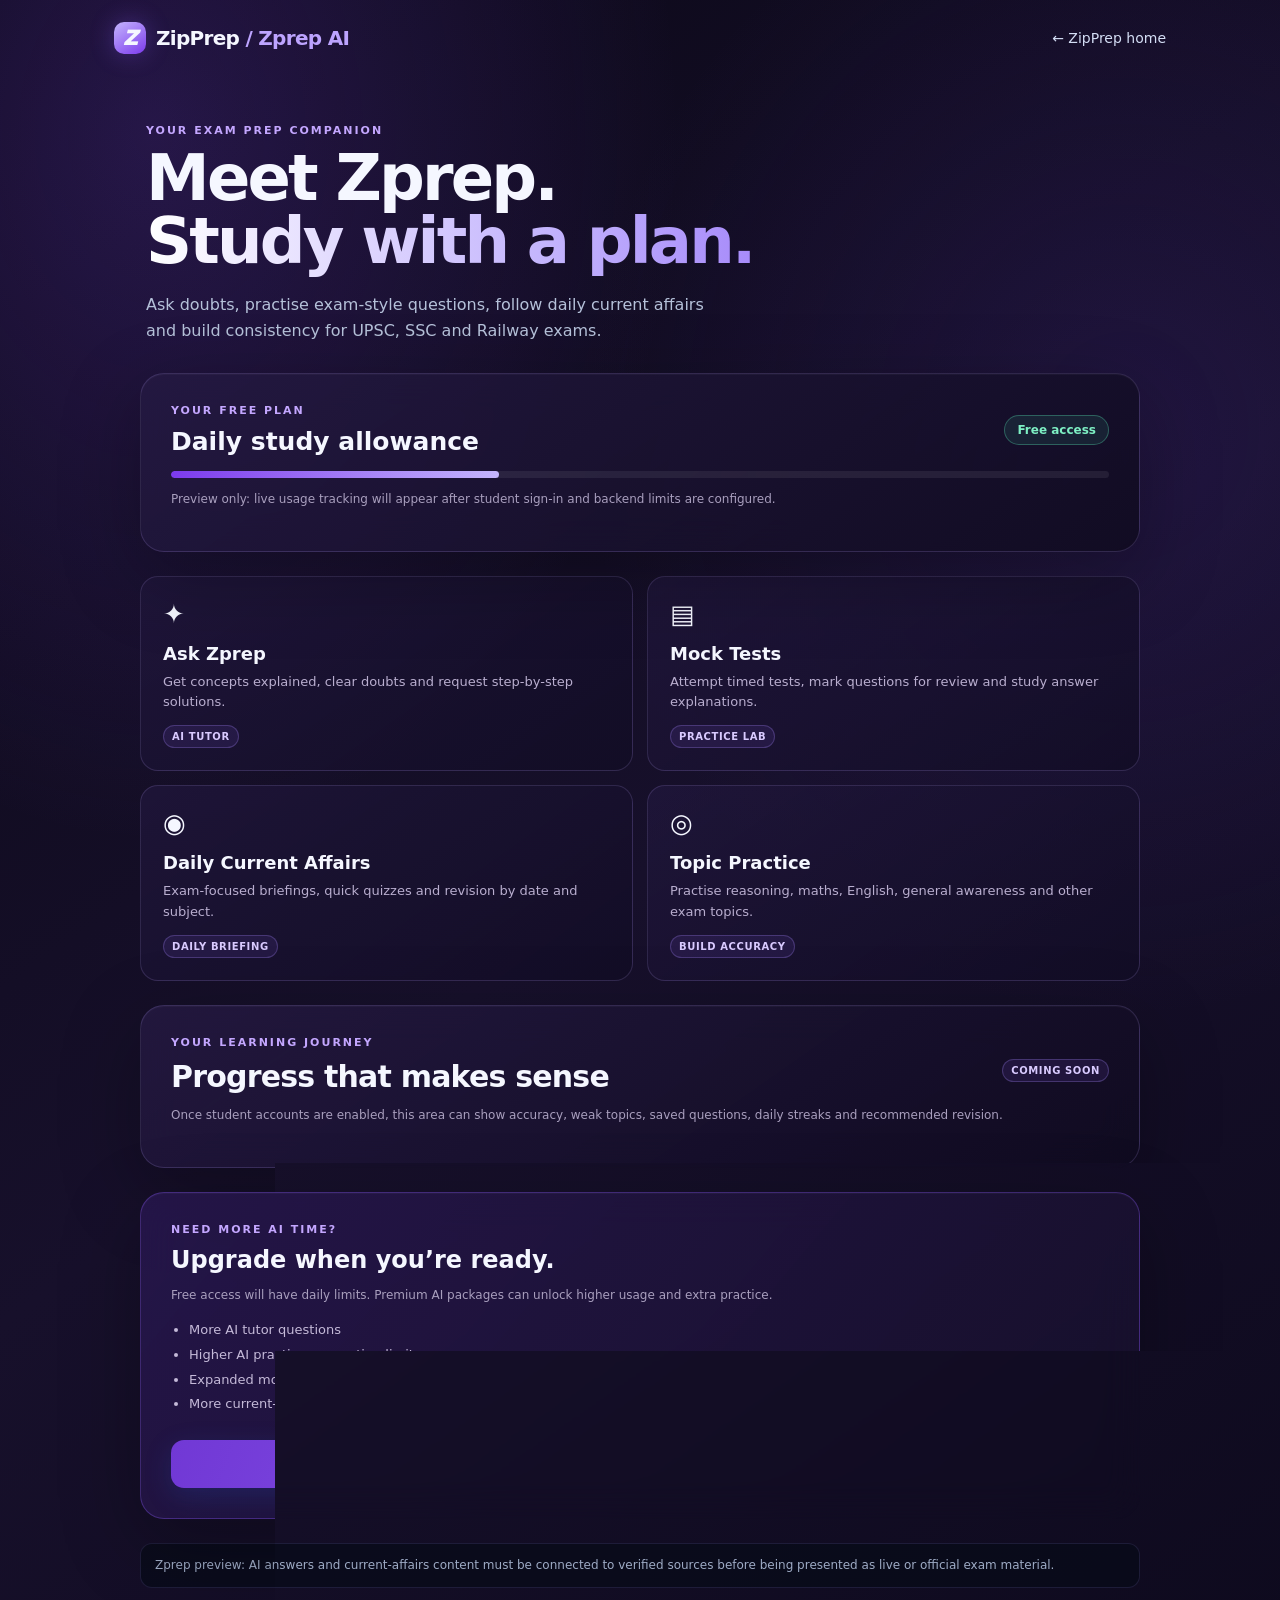
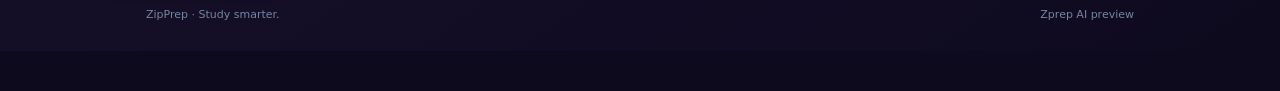
<file: zprep.html>
<!doctype html>
<html lang="en"><head><meta charset="utf-8"><meta name="viewport" content="width=device-width,initial-scale=1"><meta name="theme-color" content="#0E0A1E"><title>Zprep AI | ZipPrep</title><link rel="stylesheet" href="mock-test.css"><style>
:root{--bg:#0e0a1e;--panel:rgba(28,20,54,.78);--panel-2:rgba(18,13,38,.86);--line:rgba(190,165,255,.17);--blue:#8b5cf6;--blue2:#c4b5fd}body{background:radial-gradient(ellipse at 12% 8%,rgba(111,61,207,.25),transparent 33%),radial-gradient(ellipse at 88% 26%,rgba(72,42,147,.2),transparent 34%),linear-gradient(145deg,#0b0817,#17102b 52%,#0e0a1e)}.brand-mark{background:linear-gradient(145deg,#c4b5fd,#7c3aed);box-shadow:0 0 24px #8b5cf655}.eyebrow{color:#c4a7ff}.intro h1 span{background:linear-gradient(90deg,#fff,#c4b5fd 65%,#a78bfa);background-clip:text;-webkit-background-clip:text;color:transparent}.panel{background:linear-gradient(145deg,rgba(37,26,67,.8),rgba(16,11,32,.9));border-color:rgba(190,165,255,.17)}.primary-button{background:linear-gradient(110deg,#7138d5,#9b72ff)}.tile-grid{display:grid;grid-template-columns:repeat(2,minmax(0,1fr));gap:14px;margin-top:18px}.tile{display:block;text-decoration:none;color:var(--text);padding:22px;border:1px solid var(--line);border-radius:18px;background:linear-gradient(145deg,#21173dba,#120d25d9);min-height:168px;transition:transform .18s,border-color .18s}.tile:hover{transform:translateY(-2px);border-color:#a78bfa77}.tile-icon{font-size:26px}.tile h3{margin:14px 0 8px;font-size:18px}.tile p{margin:0;color:#b9aecf;font-size:13px;line-height:1.6}.tag{display:inline-block;font-size:10px;font-weight:800;letter-spacing:.6px;color:#d9caff;border:1px solid #a78bfa44;background:#8b5cf61c;border-radius:99px;padding:5px 8px;margin-top:12px}.usage-row{display:flex;align-items:center;justify-content:space-between;gap:12px;flex-wrap:wrap}.usage-meter{height:7px;background:#ffffff12;border-radius:99px;overflow:hidden;margin:15px 0 8px}.usage-meter span{display:block;height:100%;width:35%;background:linear-gradient(90deg,#7c3aed,#c4b5fd);border-radius:99px}.muted{color:#a99fbe;font-size:12px;line-height:1.6}.premium{border-color:#8b5cf655;background:linear-gradient(130deg,#2a1854b8,#17102bd9)}.premium .primary-button{width:100%;margin-top:10px}.mini-list{padding-left:18px;color:#c5bad9;font-size:13px;line-height:1.9}.notice{border-color:#a78bfa22}@media(max-width:600px){.tile-grid{grid-template-columns:1fr}.tile{min-height:0}.site-header{gap:12px}.back-link{white-space:nowrap}}
</style></head><body>
<header class="site-header"><a class="brand" href="index.html" aria-label="ZipPrep home"><span class="brand-mark">Z</span><span>ZipPrep <span style="color:#bda4ff">/ Zprep AI</span></span></a><a class="back-link" href="index.html">← ZipPrep home</a></header>
<main class="app-shell"><section class="intro"><p class="eyebrow">YOUR EXAM PREP COMPANION</p><h1>Meet Zprep.<br><span>Study with a plan.</span></h1><p class="intro-copy">Ask doubts, practise exam-style questions, follow daily current affairs and build consistency for UPSC, SSC and Railway exams.</p></section>
<section class="panel"><div class="usage-row"><div><p class="eyebrow">YOUR FREE PLAN</p><h2 style="margin:0;font-size:25px">Daily study allowance</h2></div><span class="free-pill">Free access</span></div><div class="usage-meter" aria-label="Illustrative usage meter"><span></span></div><p class="muted">Preview only: live usage tracking will appear after student sign-in and backend limits are configured.</p></section>
<section class="tile-grid" aria-label="Zprep features">
<a class="tile" href="zprep-chat.html"><span class="tile-icon">✦</span><h3>Ask Zprep</h3><p>Get concepts explained, clear doubts and request step-by-step solutions.</p><span class="tag">AI TUTOR</span></a>
<a class="tile" href="mock-test.html"><span class="tile-icon">▤</span><h3>Mock Tests</h3><p>Attempt timed tests, mark questions for review and study answer explanations.</p><span class="tag">PRACTICE LAB</span></a>
<a class="tile" href="current-affairs.html"><span class="tile-icon">◉</span><h3>Daily Current Affairs</h3><p>Exam-focused briefings, quick quizzes and revision by date and subject.</p><span class="tag">DAILY BRIEFING</span></a>
<a class="tile" href="mock-test.html"><span class="tile-icon">◎</span><h3>Topic Practice</h3><p>Practise reasoning, maths, English, general awareness and other exam topics.</p><span class="tag">BUILD ACCURACY</span></a>
</section>
<section class="panel" style="margin-top:24px"><div class="section-heading"><div><p class="eyebrow">YOUR LEARNING JOURNEY</p><h2>Progress that makes sense</h2></div><span class="tag">COMING SOON</span></div><p class="muted">Once student accounts are enabled, this area can show accuracy, weak topics, saved questions, daily streaks and recommended revision.</p></section>
<section class="panel premium"><p class="eyebrow">NEED MORE AI TIME?</p><h2 style="margin:0 0 8px">Upgrade when you’re ready.</h2><p class="muted">Free access will have daily limits. Premium AI packages can unlock higher usage and extra practice.</p><ul class="mini-list"><li>More AI tutor questions</li><li>Higher AI practice-generation limits</li><li>Expanded mock tests and explanations</li><li>More current-affairs quizzes and revision</li></ul><button class="primary-button" id="plans-btn" type="button">Explore AI packages <span>→</span></button><p class="muted" id="plans-note" role="status" hidden>Package prices, payment checkout and automatic plan activation still need to be connected. No payment has been taken.</p></section>
<p class="notice">Zprep preview: AI answers and current-affairs content must be connected to verified sources before being presented as live or official exam material.</p><footer><span>ZipPrep · Study smarter.</span><span>Zprep AI preview</span></footer></main><script>document.getElementById('plans-btn').addEventListener('click',()=>{const n=document.getElementById('plans-note');n.hidden=!n.hidden;});</script></body></html>
</file>
<file: mock-test.css>
:root{color-scheme:dark;--bg:#080d1b;--panel:rgba(16,24,43,.76);--panel-2:rgba(8,13,25,.82);--line:rgba(174,199,255,.16);--text:#f5f7ff;--muted:#aab6d0;--blue:#3478ff;--blue2:#70a1ff;--green:#5be0b0;--amber:#ffd36a;--red:#ff7e91}*{box-sizing:border-box}html{min-height:100%;background:var(--bg)}body{margin:0;min-height:100vh;font-family:Inter,ui-sans-serif,system-ui,-apple-system,BlinkMacSystemFont,"Segoe UI",sans-serif;color:var(--text);background:radial-gradient(ellipse at 12% 8%,rgba(44,96,211,.27),transparent 33%),radial-gradient(ellipse at 88% 26%,rgba(38,90,185,.19),transparent 34%),linear-gradient(145deg,#070b16,#10182b 52%,#080c17);background-attachment:fixed}.site-header{max-width:1100px;margin:auto;padding:22px 24px;display:flex;justify-content:space-between;align-items:center}.brand{display:flex;gap:10px;align-items:center;text-decoration:none;color:var(--text);font-weight:850;font-size:20px;letter-spacing:-.7px}.brand-mark{display:grid;place-items:center;width:32px;height:32px;border-radius:10px;background:linear-gradient(145deg,#72a8ff,#2160f0);box-shadow:0 0 24px #3478ff55;font-weight:950;font-style:italic}.back-link{color:#d4def5;text-decoration:none;font-size:14px}.app-shell{width:min(100% - 32px,1000px);margin:18px auto 40px}.intro{padding:30px 6px 28px;max-width:740px}.eyebrow{font-size:11px;letter-spacing:2px;font-weight:800;color:#82adff;margin:0 0 10px}.intro h1{font-size:clamp(36px,6vw,64px);line-height:.99;letter-spacing:-2.8px;margin:0;font-weight:900}.intro h1 span{background:linear-gradient(90deg,#fff,#8ab5ff 65%,#4b7fff);background-clip:text;-webkit-background-clip:text;color:transparent}.intro-copy{max-width:570px;color:#b5c1d9;line-height:1.65;font-size:16px;margin:18px 0 0}.panel{border:1px solid var(--line);border-radius:24px;background:linear-gradient(145deg,rgba(25,35,59,.78),rgba(9,14,26,.86));box-shadow:0 24px 80px #0004,inset 0 1px #ffffff08;backdrop-filter:blur(18px);-webkit-backdrop-filter:blur(18px);padding:clamp(18px,3vw,30px);margin-bottom:24px}.section-heading,.quiz-top{display:flex;align-items:center;justify-content:space-between;gap:12px}.section-heading h2,.quiz-top h2,.results-panel h2{font-size:clamp(23px,4vw,30px);margin:0;letter-spacing:-.8px}.free-pill{border:1px solid #59e2b255;background:#3bd7a31a;color:#7ef0c4;border-radius:999px;padding:7px 12px;font-size:12px;font-weight:800}.form-grid{display:grid;grid-template-columns:repeat(2,minmax(0,1fr));gap:16px;margin:26px 0 16px}.form-grid label{display:flex;flex-direction:column;gap:9px;color:#dce5f9;font-size:13px;font-weight:700}.form-grid select{width:100%;min-height:48px;background:#080e1d;border:1px solid #34415c;color:#f4f7ff;border-radius:12px;padding:0 12px;font:inherit;font-size:14px;outline:none}.form-grid select:focus{border-color:#6798ff;box-shadow:0 0 0 3px #3478ff20}.notice{color:#9eabc5;font-size:12px;line-height:1.6;background:#070c18a8;border:1px solid #ffffff0b;border-radius:12px;padding:12px 14px}.primary-button,.submit-button{border:0;border-radius:13px;background:linear-gradient(110deg,#2865f5,#4386ff);color:white;font-weight:800;padding:14px 18px;min-height:48px;cursor:pointer;box-shadow:0 8px 28px #2865f52b;transition:transform .18s,filter .18s}.primary-button:hover,.submit-button:hover{filter:brightness(1.1);transform:translateY(-1px)}.primary-button span{float:right;margin-left:20px}.setup-panel>.primary-button{width:100%;margin-top:8px}.error{color:#ffb2bd;font-size:13px}.quiz-top{margin-bottom:20px}.timer{display:flex;align-items:center;gap:9px;border:1px solid #5e8fff55;background:#0a1429;border-radius:13px;padding:10px 14px;font-variant-numeric:tabular-nums;font-weight:850;font-size:18px}.timer-dot{width:8px;height:8px;border-radius:50%;background:#6ea1ff;box-shadow:0 0 12px #6ea1ff}.timer.warning{color:var(--amber);border-color:#ffd36a55}.progress-track{height:5px;background:#ffffff10;border-radius:99px;overflow:hidden;margin-bottom:26px}.progress-track span{display:block;width:0;height:100%;background:linear-gradient(90deg,#3478ff,#85b4ff);transition:width .2s}.quiz-layout{display:grid;grid-template-columns:minmax(0,1fr) 230px;gap:24px}.question-area{min-width:0}.question-meta{display:flex;justify-content:space-between;gap:12px;flex-wrap:wrap;color:#a9b6d0;font-size:12px}.marking{color:#8190ad}.question-area h3{font-size:clamp(20px,3vw,26px);line-height:1.45;margin:22px 0}.options{display:grid;gap:11px}.option{display:flex;align-items:flex-start;gap:12px;width:100%;text-align:left;padding:14px;border-radius:13px;border:1px solid #ffffff16;background:#080d19a8;color:#eaf0ff;cursor:pointer;line-height:1.45;font:inherit}.option:hover{border-color:#6b98ff80;background:#14203a}.option.selected{border-color:#4b84ff;background:#1a3970aa;box-shadow:inset 0 0 0 1px #4b84ff35}.option-letter{flex:0 0 27px;width:27px;height:27px;border-radius:8px;display:grid;place-items:center;background:#ffffff0c;color:#9fb6e5;font-size:12px;font-weight:900}.selected .option-letter{background:#3478ff;color:white}.source-note{font-size:11px;color:#7889a9;margin-top:14px;line-height:1.5}.question-actions{display:flex;align-items:center;justify-content:space-between;gap:10px;margin-top:28px}.nav-actions{display:flex;gap:8px}.ghost-button{background:#ffffff05;border:1px solid #ffffff24;border-radius:12px;color:#dbe4f8;font-weight:750;padding:12px 14px;min-height:44px;cursor:pointer}.ghost-button:hover{background:#ffffff0c}.ghost-button.active{border-color:#ffd36a88;color:#ffe09a;background:#ffd36a12}.compact{padding:12px 14px;min-height:44px}.question-sidebar{background:#080d1aa6;border:1px solid #ffffff10;border-radius:16px;padding:16px;height:max-content}.question-sidebar h3{margin:0 0 12px;font-size:15px}.palette-legend{font-size:10px;color:#a9b6d0;display:flex;align-items:center;gap:5px;flex-wrap:wrap}.legend-dot{width:8px;height:8px;display:inline-block;border-radius:3px;margin-left:4px}.legend-dot.answered{background:#3478ff}.legend-dot.marked{background:#ffd36a}.palette{display:grid;grid-template-columns:repeat(5,1fr);gap:7px;margin:16px 0}.palette button{aspect-ratio:1;border:1px solid #ffffff18;background:#111a2c;border-radius:8px;color:#dce5f9;font-weight:750;cursor:pointer}.palette button.answered{background:#245bd2;border-color:#5386ff}.palette button.marked{box-shadow:inset 0 0 0 2px #ffd36a;border-color:#ffd36a;color:#ffe5a2}.palette button.current{outline:2px solid #fff;outline-offset:2px}.submit-button{width:100%;background:linear-gradient(110deg,#087d65,#25b98b);box-shadow:0 8px 25px #25b98b20}.footnote{color:#7889a7;font-size:11px;line-height:1.5;margin-bottom:0}.results-copy{color:#b5c1d9}.score-grid{display:grid;grid-template-columns:repeat(4,1fr);gap:12px;margin:22px 0}.score-card{padding:18px 14px;border-radius:15px;background:#080d19a8;border:1px solid #ffffff13;display:flex;flex-direction:column;gap:9px}.score-card span{font-size:12px;color:#9eabc5}.score-card strong{font-size:clamp(23px,4vw,34px);letter-spacing:-1px}.score-card.highlight{border-color:#4a7fff66;background:linear-gradient(145deg,#173e87aa,#0a1223)}.result-actions{display:flex;gap:10px;flex-wrap:wrap}.review-list{margin-top:24px;display:grid;gap:12px}.review-item{border:1px solid #ffffff14;background:#080d19a8;border-radius:14px;padding:16px}.review-item h3{font-size:16px;line-height:1.45;margin:0 0 12px}.review-item p{font-size:13px;line-height:1.55;color:#bdc9df}.review-item .correct-answer{color:#75ebc0}.review-item .wrong-answer{color:#ff9daa}footer{display:flex;justify-content:space-between;gap:12px;color:#7585a2;font-size:11px;padding:8px 6px 30px} [hidden]{display:none!important}@media(max-width:720px){.site-header{padding:17px 16px}.app-shell{width:calc(100% - 24px);margin-top:10px}.intro{padding:24px 3px}.intro h1{letter-spacing:-1.8px}.form-grid{grid-template-columns:1fr;gap:13px}.quiz-layout{grid-template-columns:1fr}.question-sidebar{order:-1}.palette{grid-template-columns:repeat(10,minmax(0,1fr));gap:5px}.palette button{font-size:11px}.question-actions{align-items:stretch;flex-direction:column}.nav-actions{width:100%}.nav-actions button{flex:1}.score-grid{grid-template-columns:repeat(2,1fr)}.panel{border-radius:20px;padding:17px}.marking{display:none}footer{flex-direction:column}.back-link{font-size:12px}}@media(prefers-reduced-motion:reduce){*,*::before,*::after{transition:none!important;scroll-behavior:auto!important}}
</file>
